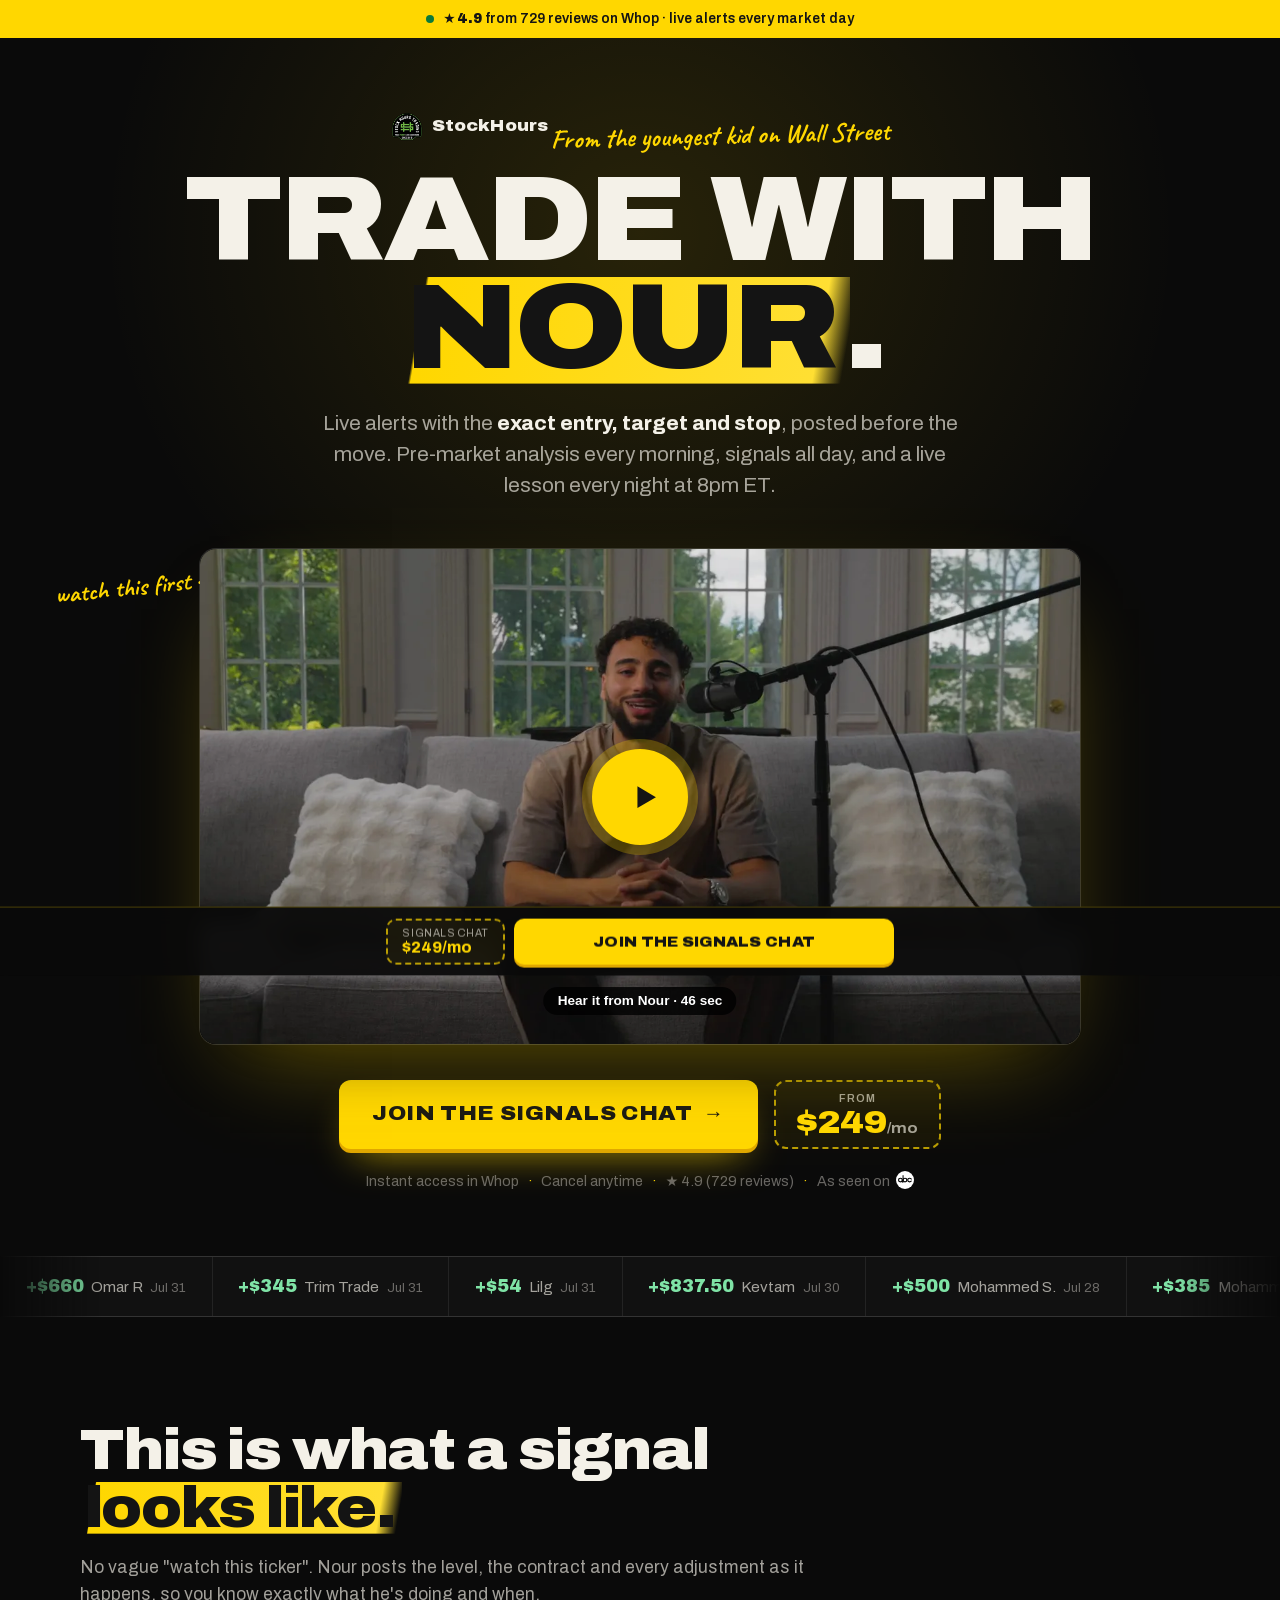
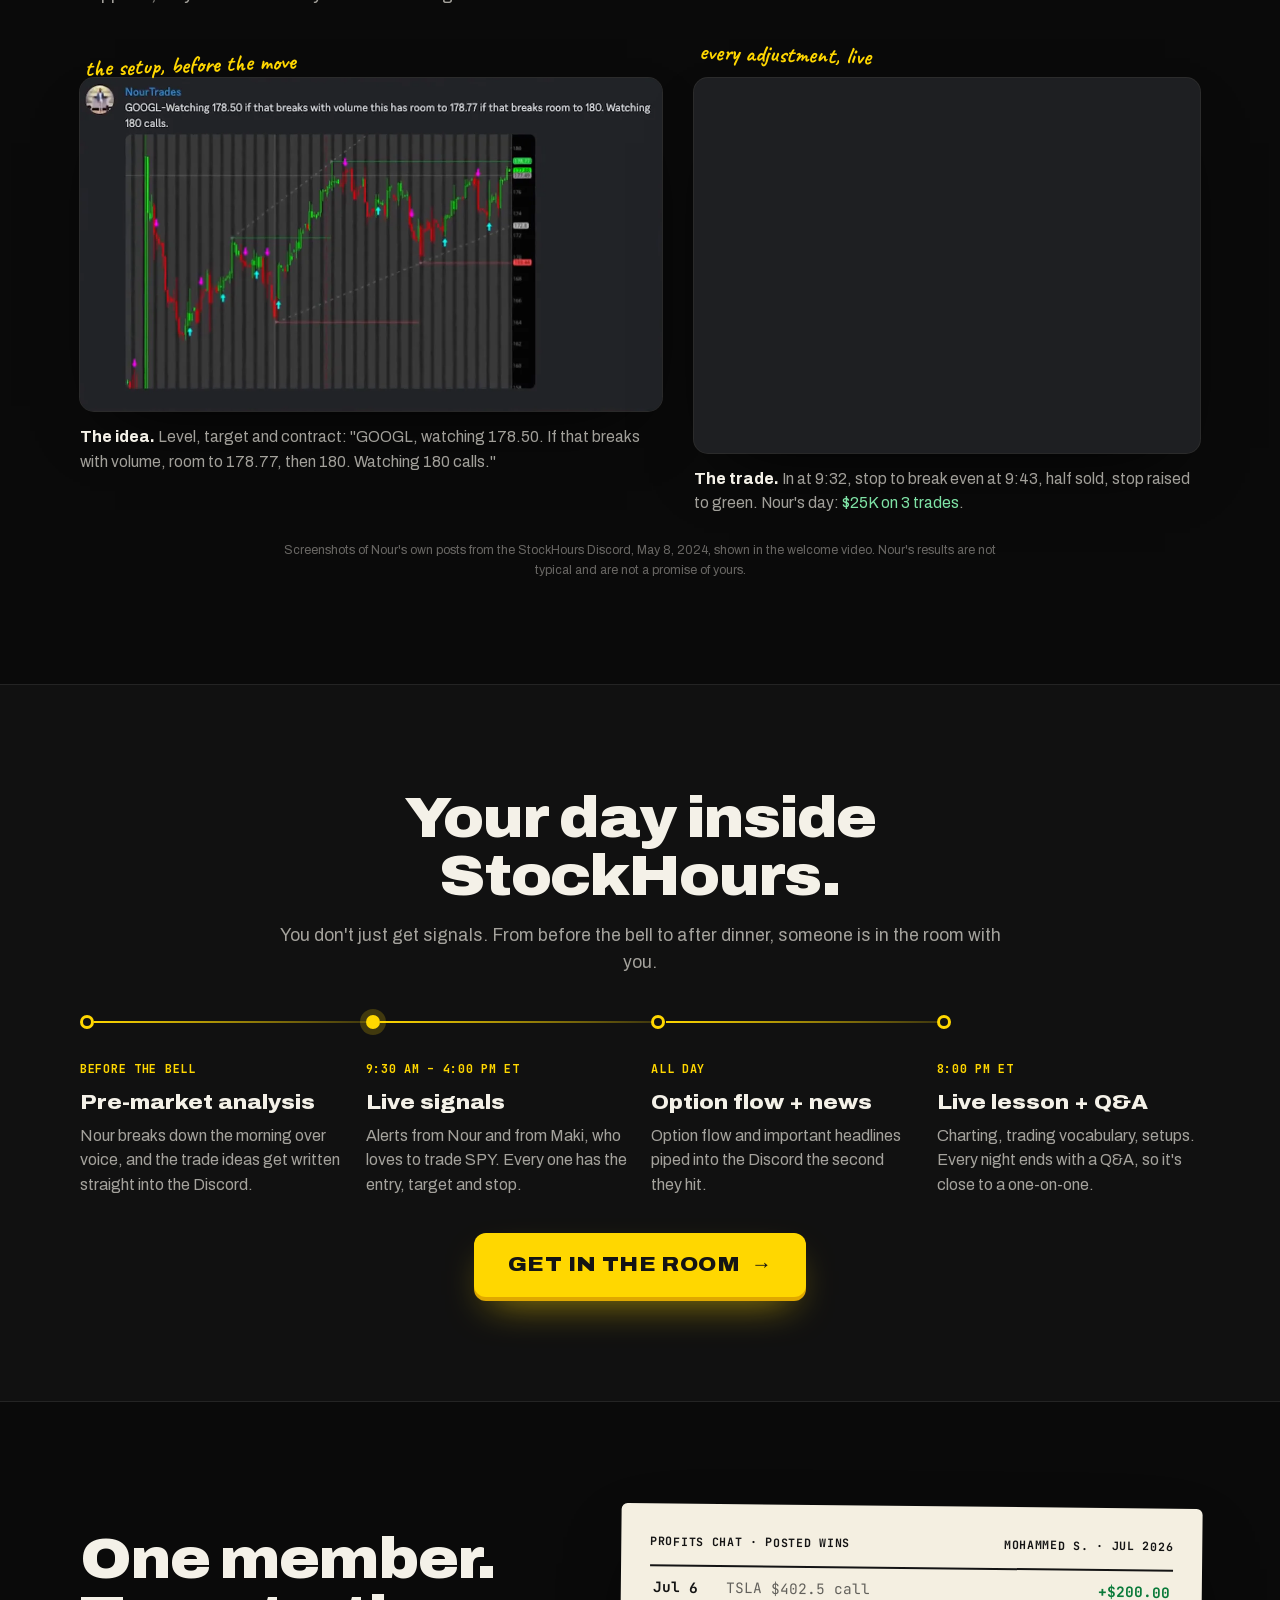
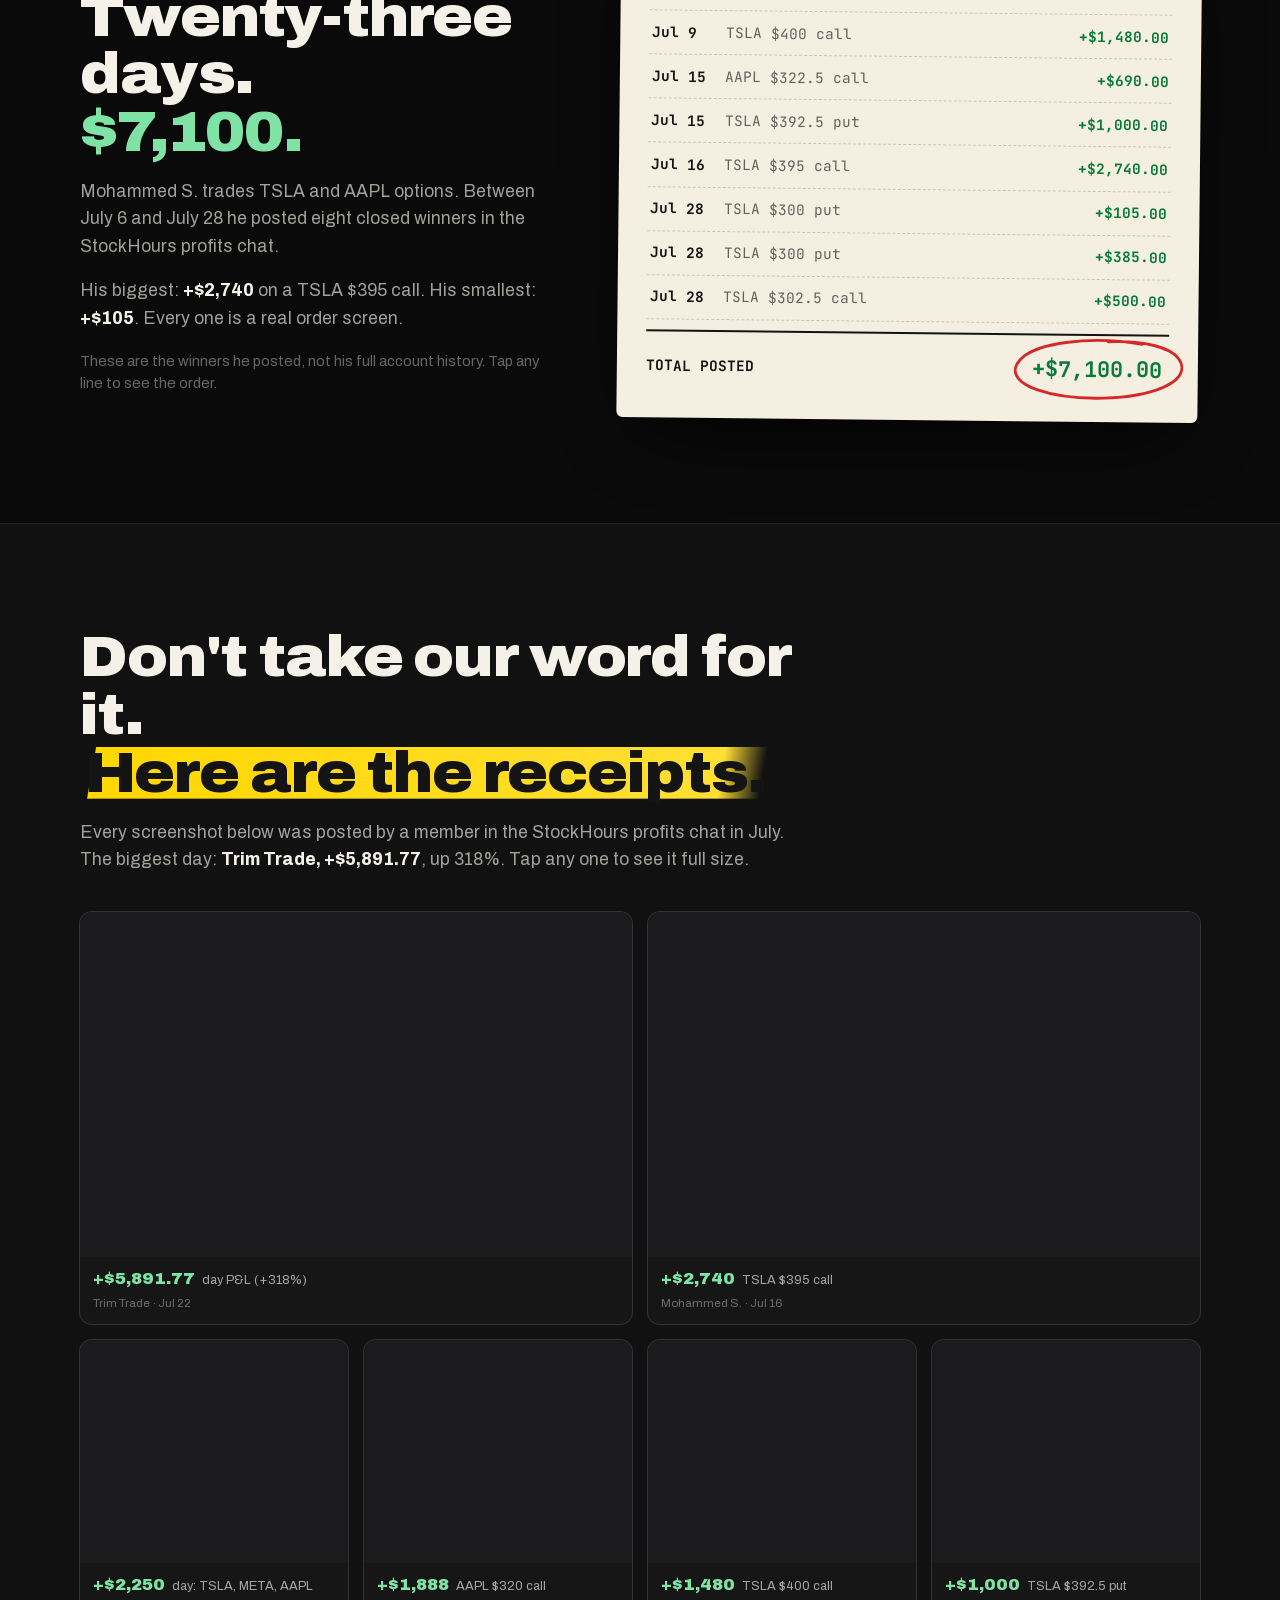
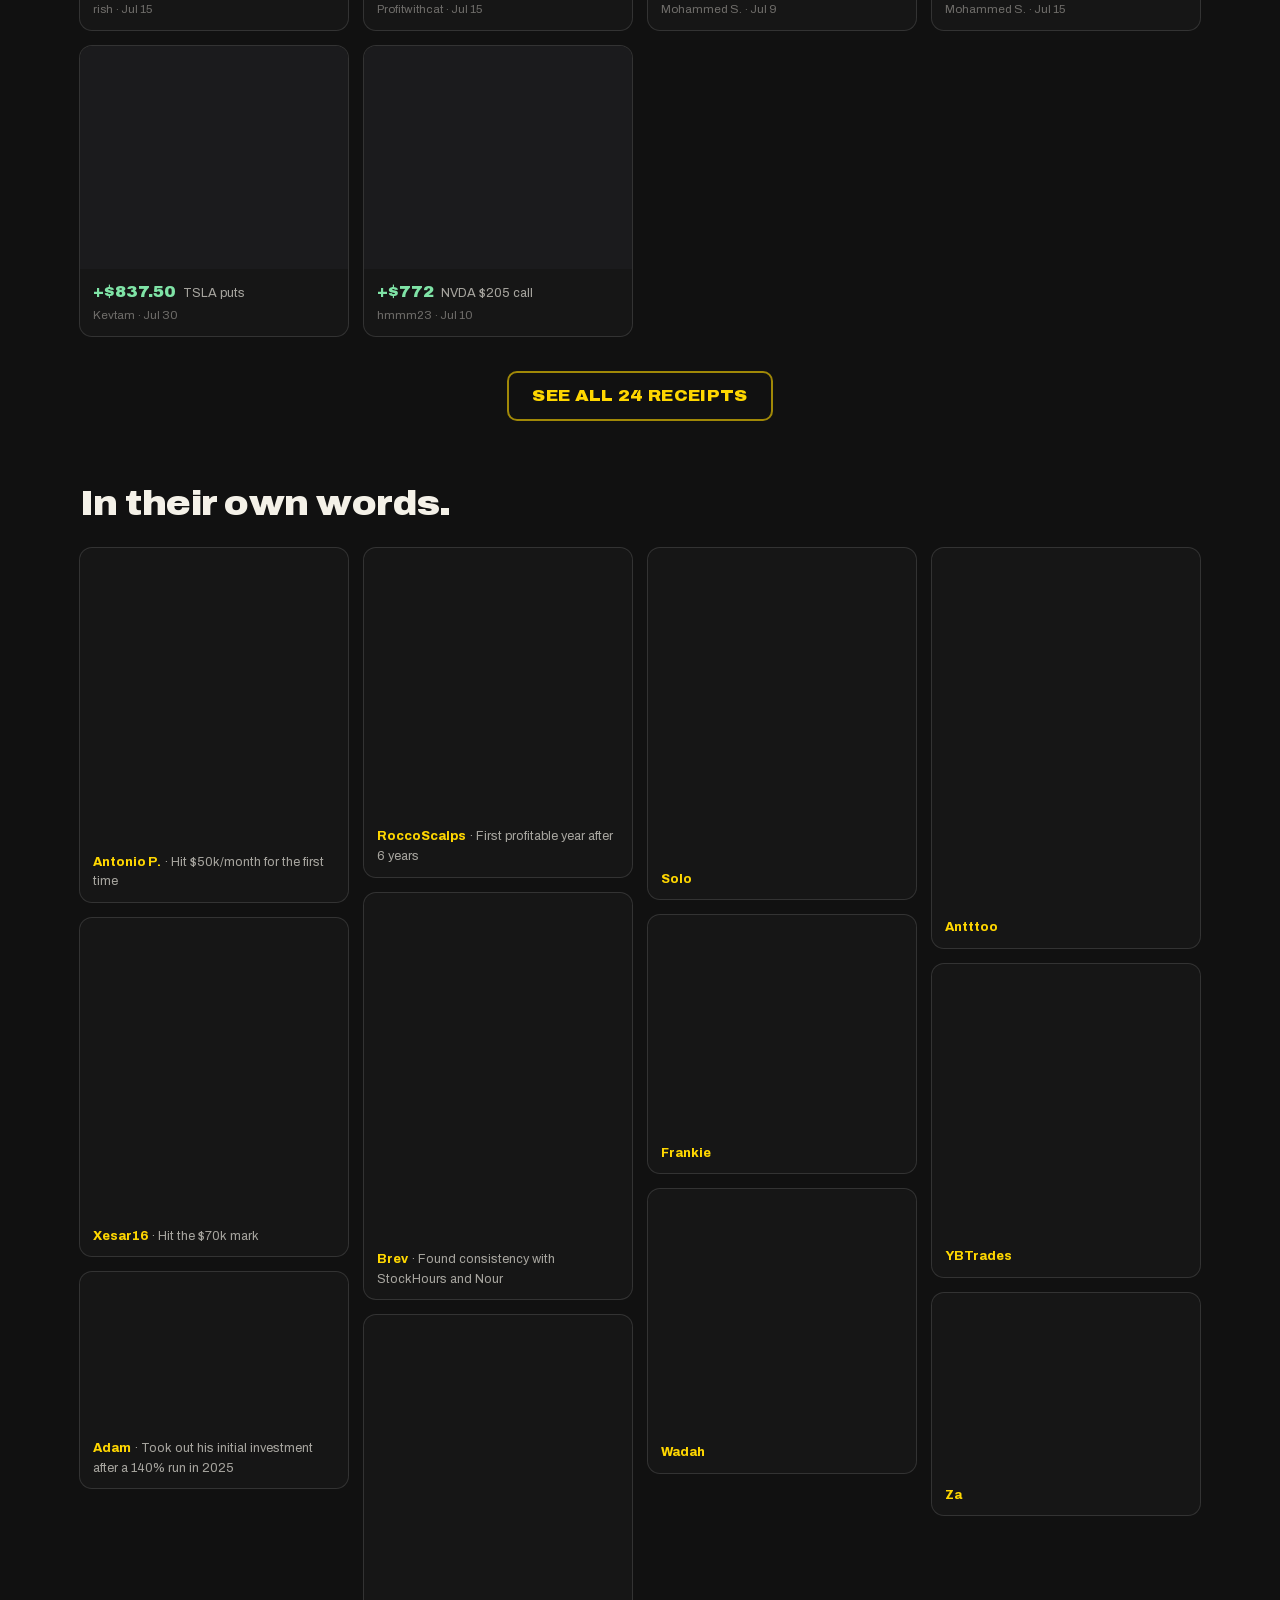
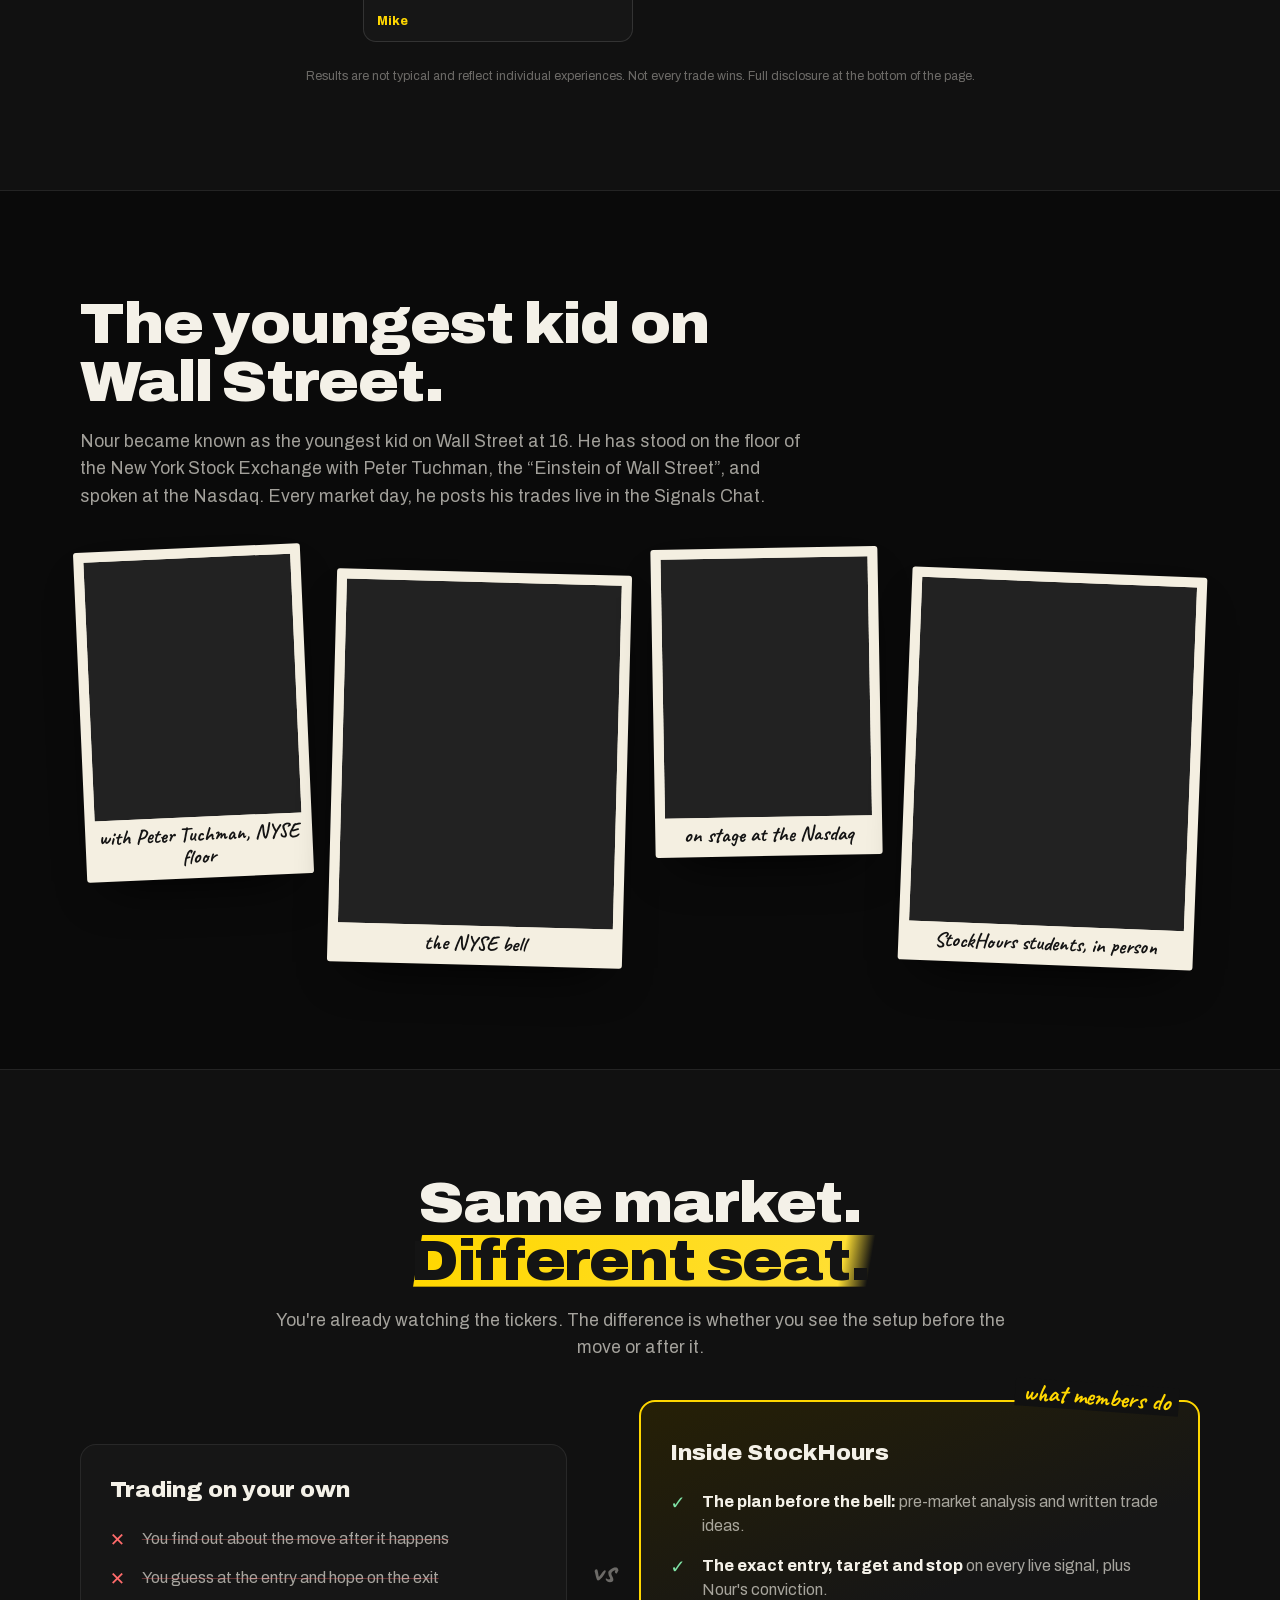
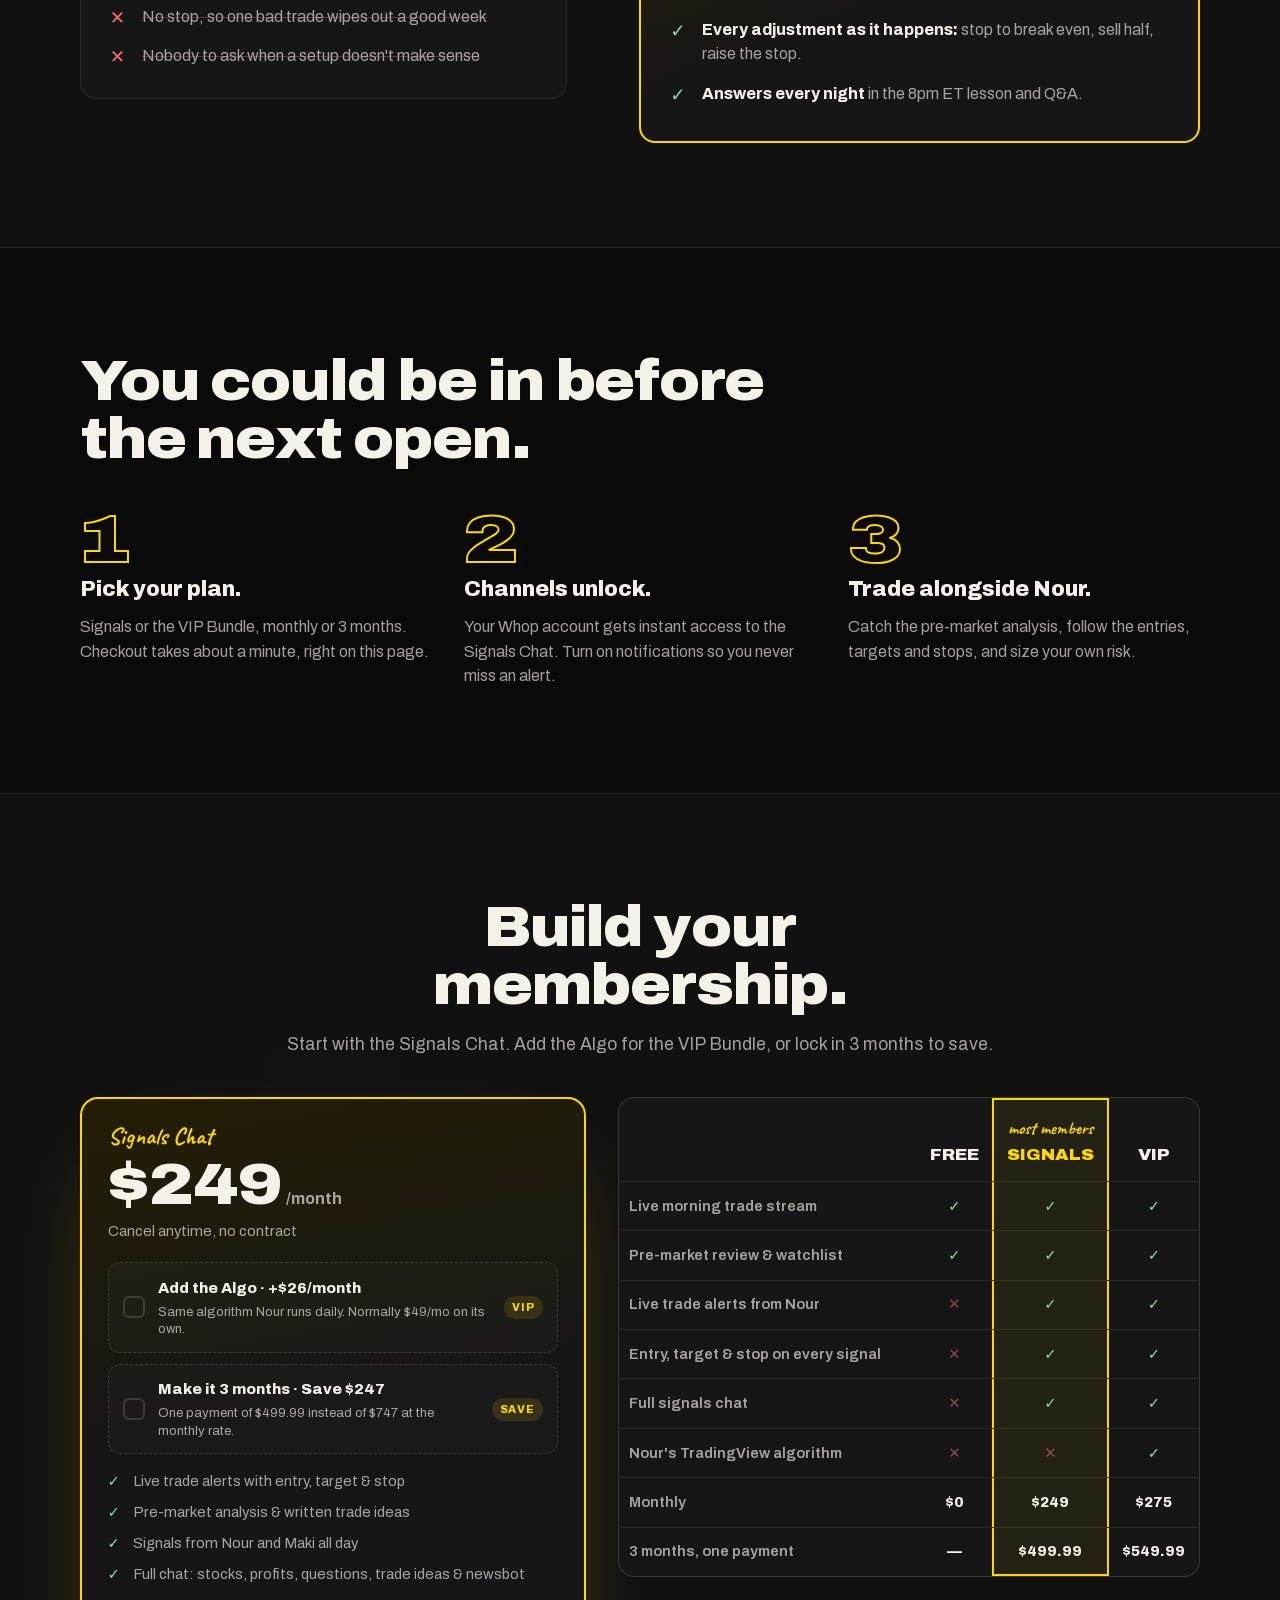
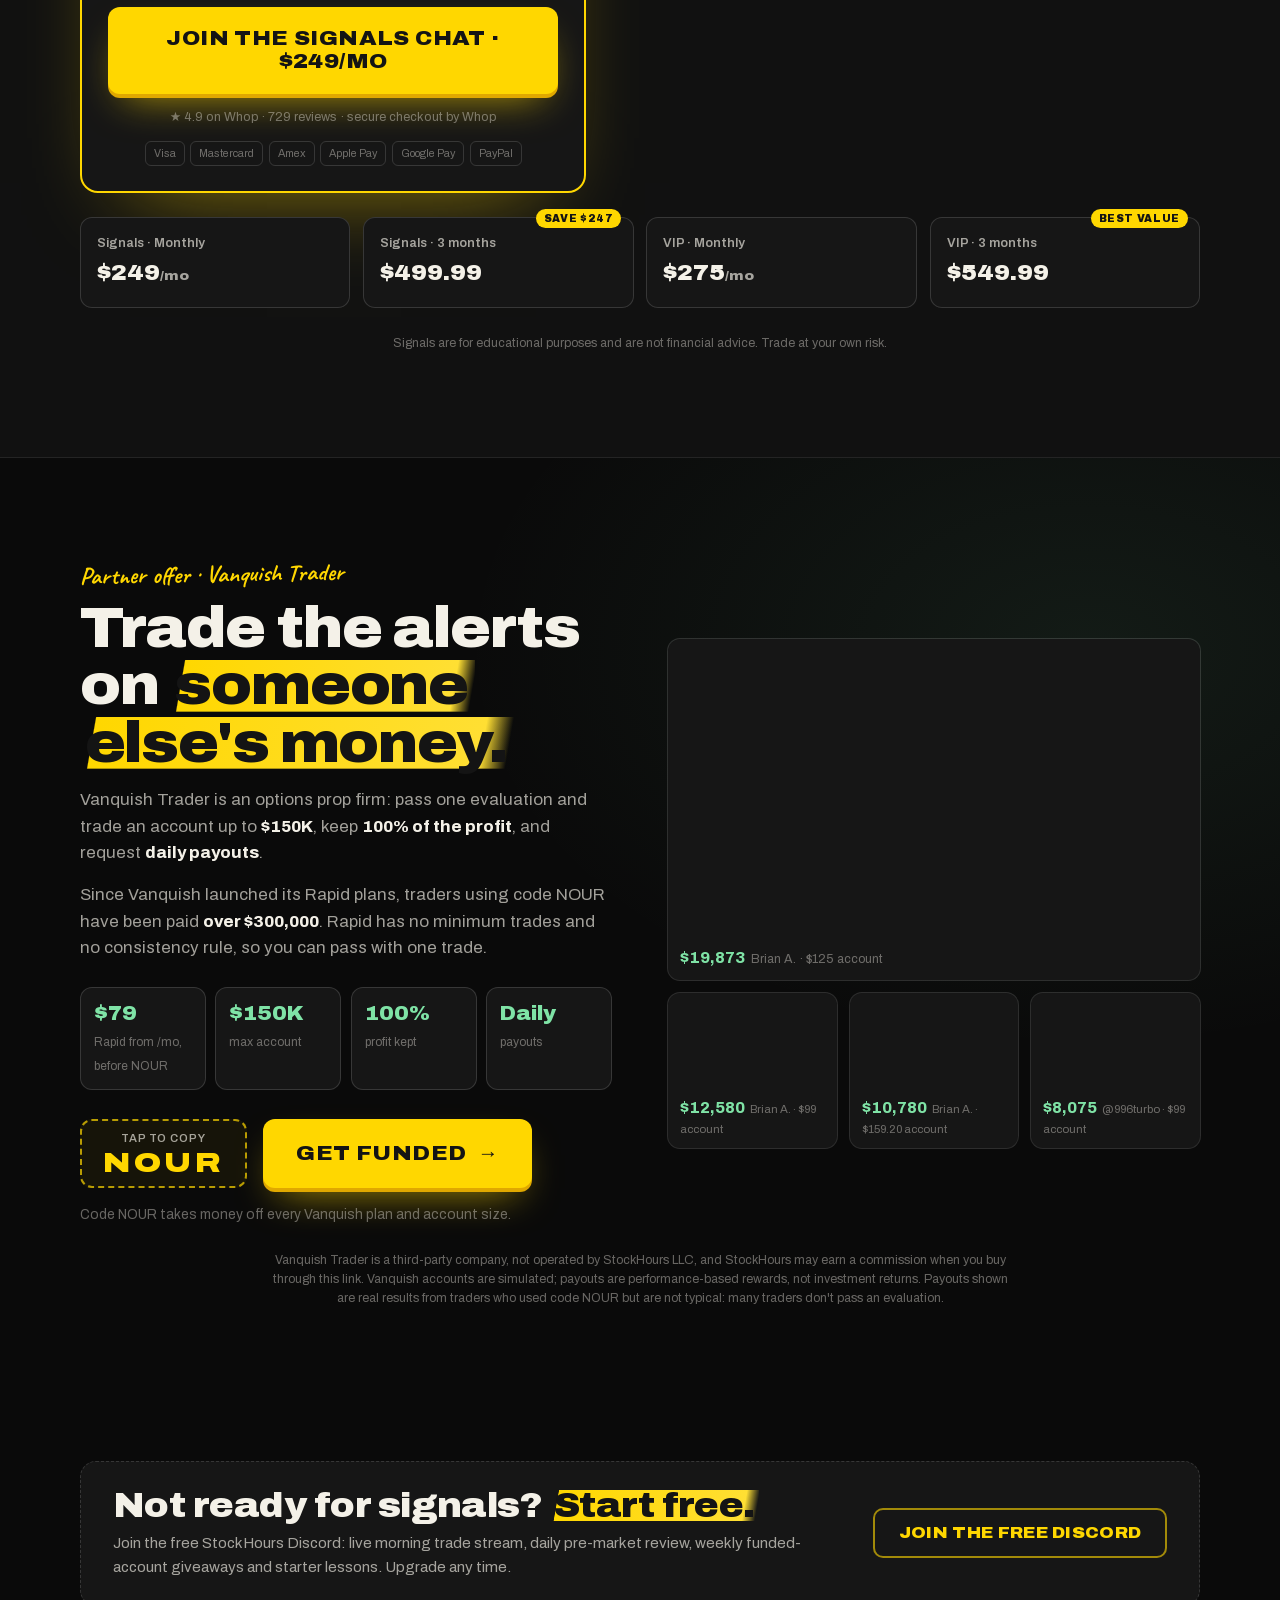
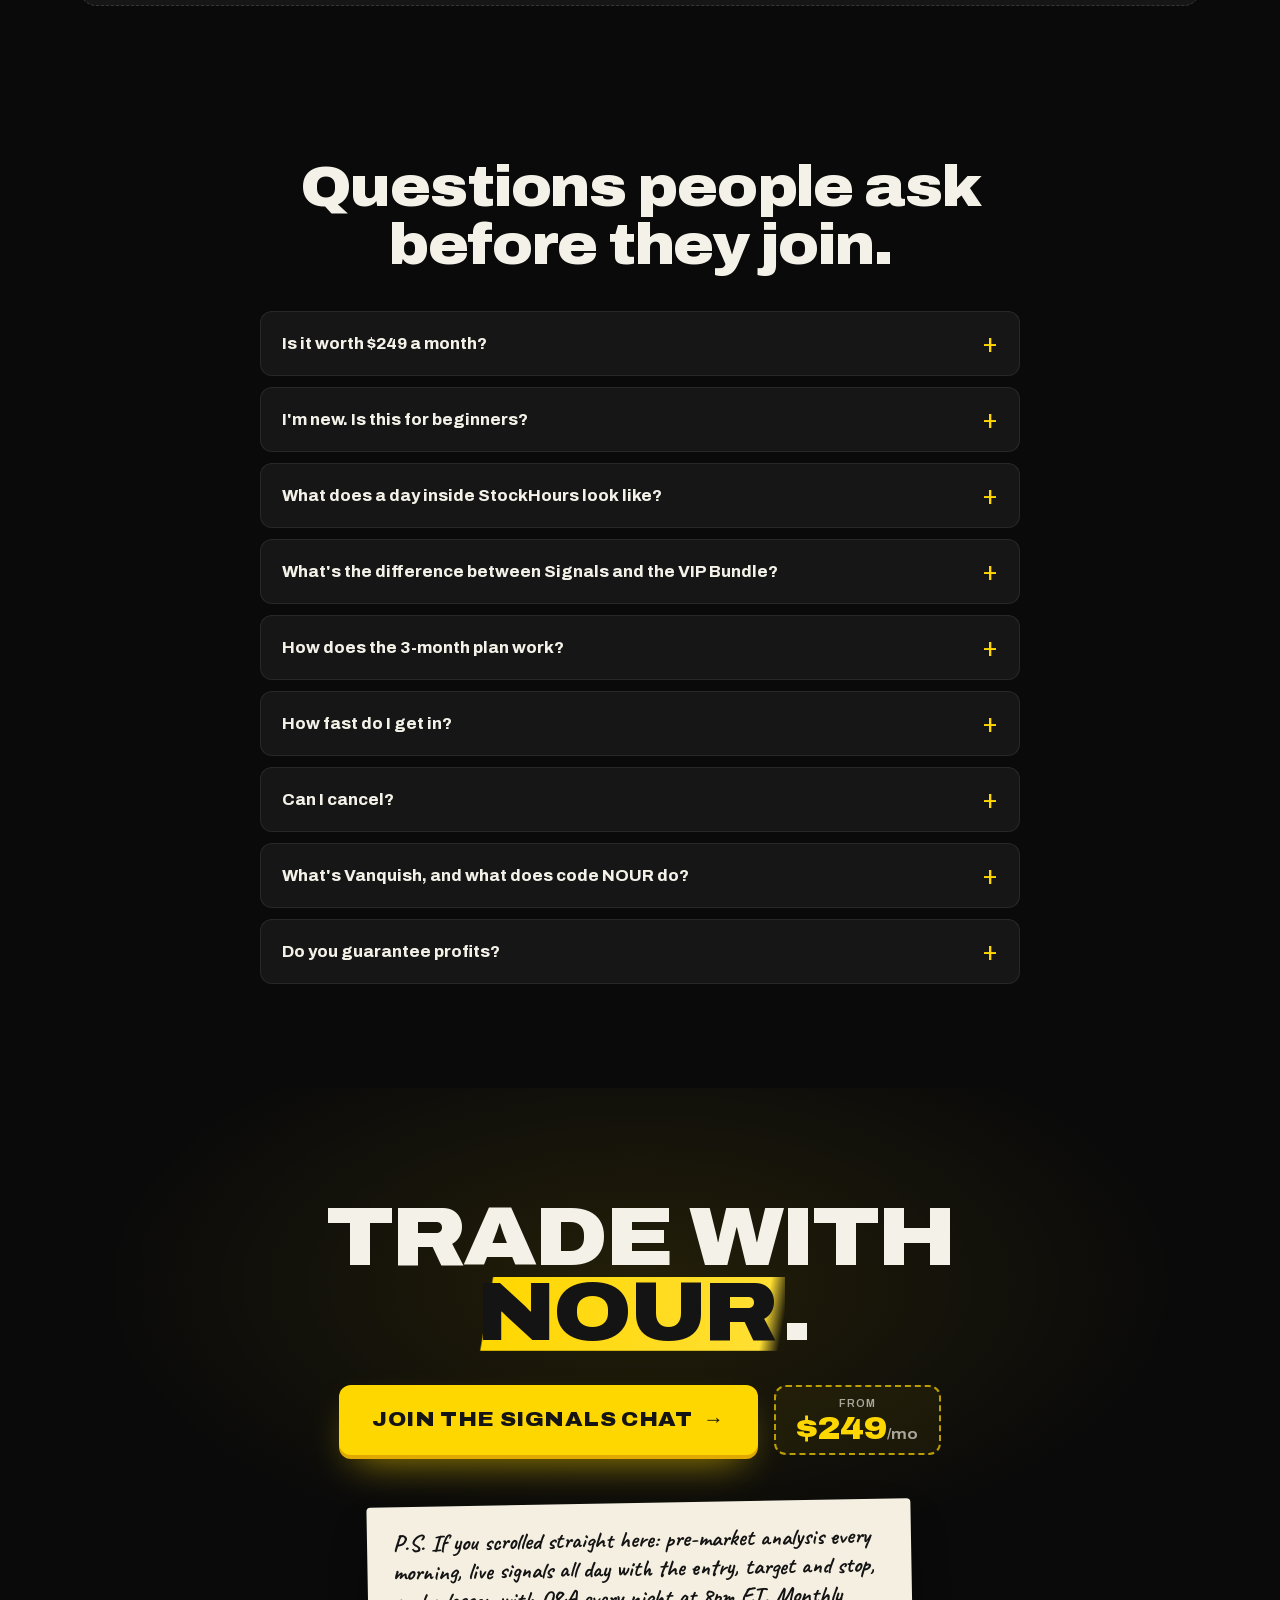
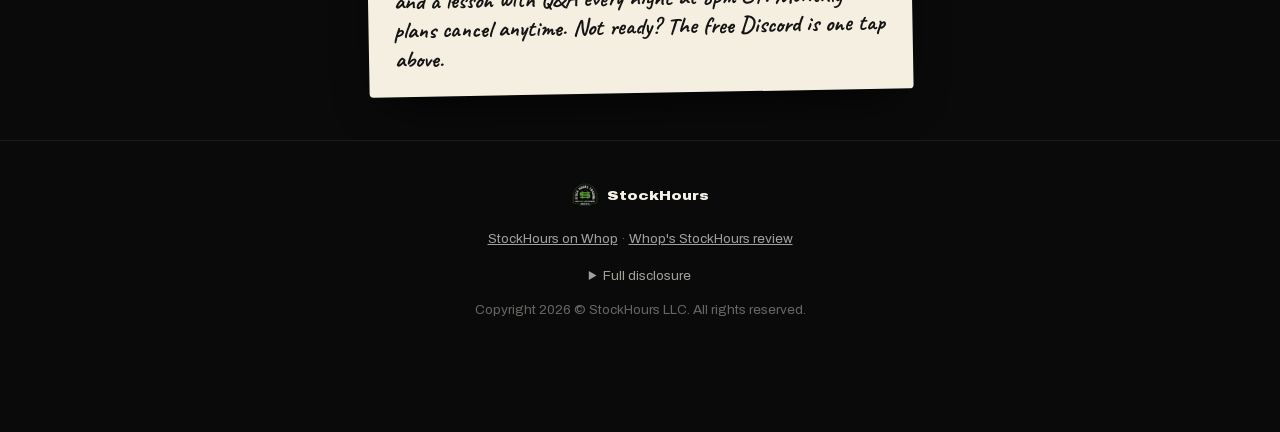
<file: index.html>
<!doctype html>
<html lang="en">
  <head>
    <meta charset="utf-8" />
    <meta name="viewport" content="width=device-width, initial-scale=1, viewport-fit=cover" />
    <title>StockHours: Trade Alongside Nour</title>
    <meta name="description" content="Live trade alerts from Nour with the exact entry, target and stop. Pre-market analysis every morning, live signals all day, a lesson every night at 8pm ET. Signals Chat from $249/mo." />
    <meta name="theme-color" content="#0a0a0a" />
    <meta property="og:type" content="website" />
    <meta property="og:title" content="Trade with Nour · StockHours" />
    <meta property="og:description" content="Live alerts with the exact entry, target and stop. 4.9★ from 729 reviews on Whop." />
    <meta property="og:image" content="/assets/img/og.jpg" />
    <meta name="twitter:card" content="summary_large_image" />
    <link rel="icon" href="/favicon.png" type="image/png" />
    <link rel="preload" href="/assets/fonts/archivo-latin.woff2" as="font" type="font/woff2" crossorigin />
    <link rel="preload" href="/assets/fonts/caveat-latin.woff2" as="font" type="font/woff2" crossorigin />
    <link rel="preload" href="/assets/img/vsl-poster.webp" as="image" />
    <link rel="stylesheet" href="/assets/styles.css" />

    <!-- Meta Pixel + Google Ads (same IDs as the current nourtrades.com) -->
    <script>
      !function(f,b,e,v,n,t,s){if(f.fbq)return;n=f.fbq=function(){n.callMethod?n.callMethod.apply(n,arguments):n.queue.push(arguments)};if(!f._fbq)f._fbq=n;n.push=n;n.loaded=!0;n.version='2.0';n.queue=[];t=b.createElement(e);t.async=!0;t.src=v;s=b.getElementsByTagName(e)[0];s.parentNode.insertBefore(t,s)}(window,document,'script','https://connect.facebook.net/en_US/fbevents.js');
      fbq('init', '881783226132391');
      fbq('track', 'PageView');
      window.dataLayer = window.dataLayer || [];
      function gtag(){dataLayer.push(arguments);}
      gtag('js', new Date());
      gtag('config', 'AW-226885992');
    </script>
    <script async src="https://www.googletagmanager.com/gtag/js?id=AW-226885992"></script>
  </head>
  <body>
    <noscript><img height="1" width="1" style="display:none" alt="" src="https://www.facebook.com/tr?id=881783226132391&ev=PageView&noscript=1" /></noscript>

    <a class="topbar" href="#receipts">
      <span class="topbar__live" aria-hidden="true"></span>
      <span><b>★ 4.9</b> from 729 reviews on Whop<span class="hide-sm"> · live alerts every market day</span></span>
    </a>

    <main id="top">
      <!-- ======================= HERO ======================= -->
      <header class="hero">
        <div class="wrap">
          <div class="brand">
            <img src="/assets/img/logo.webp" alt="" width="34" height="34" />
            <span>StockHours</span>
          </div>
          <p class="kicker">From the youngest kid on Wall Street</p>
          <h1 class="h1">Trade with <span class="mark">Nour</span>.</h1>
          <p class="hero__sub">
            Live alerts with the <strong>exact entry, target and stop</strong>, posted before the move.
            <span class="hide-sm">Pre-market analysis every morning, signals all day, and a live lesson every night at 8pm ET.</span>
          </p>

          <div class="video-wrap">
            <span class="note note--video" aria-hidden="true">watch this first
              <svg viewBox="0 0 60 50" class="note__arrow"><path d="M6 6c18 2 34 12 40 34m0 0-9-7m9 7 4-11" /></svg>
            </span>
            <div class="video" data-src="/assets/video/vsl.mp4" data-poster="/assets/img/vsl-poster.webp" data-title="Welcome to StockHours, from Nour">
              <button type="button" class="video__play" aria-label="Play video: Welcome to StockHours, from Nour (46 seconds)">
                <img src="/assets/img/vsl-poster.webp" width="1280" height="720" alt="" fetchpriority="high" />
                <span class="video__btn" aria-hidden="true"><svg viewBox="0 0 24 24"><path d="M8 5.5v13l11-6.5z" /></svg></span>
                <span class="video__label">Hear it from Nour · 46 sec</span>
              </button>
            </div>
          </div>

          <div class="cta-row">
            <a class="btn btn--xl" href="#join" id="hero-cta">Join the Signals Chat <span class="btn__arrow" aria-hidden="true">→</span></a>
            <a class="pricetag" href="#join">
              <span class="pricetag__label">from</span>
              <span class="pricetag__value">$249<small>/mo</small></span>
            </a>
          </div>
          <p class="facts">Instant access in Whop <i>·</i> Cancel anytime <i>·</i> ★ 4.9 (729 reviews) <i>·</i> As seen on <img src="/assets/img/abc-logo.svg" alt="ABC" width="18" height="18" /></p>
        </div>
      </header>

      <!-- ======================= TICKER ======================= -->
      <div class="ticker" aria-label="Wins members posted in the StockHours profits chat">
        <div class="ticker__track">
          <span class="tick"><b>+$660</b> Omar R <i>Jul 31</i></span>
          <span class="tick"><b>+$345</b> Trim Trade <i>Jul 31</i></span>
          <span class="tick"><b>+$54</b> Lilg <i>Jul 31</i></span>
          <span class="tick"><b>+$837.50</b> Kevtam <i>Jul 30</i></span>
          <span class="tick"><b>+$500</b> Mohammed S. <i>Jul 28</i></span>
          <span class="tick"><b>+$385</b> Mohammed S. <i>Jul 28</i></span>
          <span class="tick"><b>+$105</b> Mohammed S. <i>Jul 28</i></span>
          <span class="tick"><b>+$641.47</b> obey_antz <i>Jul 23</i></span>
          <span class="tick"><b>+$5,891.77</b> Trim Trade <i>Jul 22</i></span>
          <span class="tick"><b>+$2,740</b> Mohammed S. <i>Jul 16</i></span>
          <span class="tick"><b>+$2,250</b> rish <i>Jul 15</i></span>
          <span class="tick"><b>+$1,888</b> Profitwithcat <i>Jul 15</i></span>
          <span class="tick"><b>+$1,000</b> Mohammed S. <i>Jul 15</i></span>
          <span class="tick"><b>+$720</b> hmmm23 <i>Jul 15</i></span>
          <span class="tick"><b>+$690</b> Mohammed S. <i>Jul 15</i></span>
          <span class="tick"><b>+$772</b> hmmm23 <i>Jul 10</i></span>
          <span class="tick"><b>+$1,480</b> Mohammed S. <i>Jul 9</i></span>
          <span class="tick"><b>+$110</b> Andrew Mechan <i>Jul 9</i></span>
          <span class="tick"><b>+$200</b> Mohammed S. <i>Jul 6</i></span>
          <span class="tick" aria-hidden="true"><b>+$660</b> Omar R <i>Jul 31</i></span>
          <span class="tick" aria-hidden="true"><b>+$345</b> Trim Trade <i>Jul 31</i></span>
          <span class="tick" aria-hidden="true"><b>+$54</b> Lilg <i>Jul 31</i></span>
          <span class="tick" aria-hidden="true"><b>+$837.50</b> Kevtam <i>Jul 30</i></span>
          <span class="tick" aria-hidden="true"><b>+$500</b> Mohammed S. <i>Jul 28</i></span>
          <span class="tick" aria-hidden="true"><b>+$385</b> Mohammed S. <i>Jul 28</i></span>
          <span class="tick" aria-hidden="true"><b>+$105</b> Mohammed S. <i>Jul 28</i></span>
          <span class="tick" aria-hidden="true"><b>+$641.47</b> obey_antz <i>Jul 23</i></span>
          <span class="tick" aria-hidden="true"><b>+$5,891.77</b> Trim Trade <i>Jul 22</i></span>
          <span class="tick" aria-hidden="true"><b>+$2,740</b> Mohammed S. <i>Jul 16</i></span>
          <span class="tick" aria-hidden="true"><b>+$2,250</b> rish <i>Jul 15</i></span>
          <span class="tick" aria-hidden="true"><b>+$1,888</b> Profitwithcat <i>Jul 15</i></span>
          <span class="tick" aria-hidden="true"><b>+$1,000</b> Mohammed S. <i>Jul 15</i></span>
          <span class="tick" aria-hidden="true"><b>+$720</b> hmmm23 <i>Jul 15</i></span>
          <span class="tick" aria-hidden="true"><b>+$690</b> Mohammed S. <i>Jul 15</i></span>
          <span class="tick" aria-hidden="true"><b>+$772</b> hmmm23 <i>Jul 10</i></span>
          <span class="tick" aria-hidden="true"><b>+$1,480</b> Mohammed S. <i>Jul 9</i></span>
          <span class="tick" aria-hidden="true"><b>+$110</b> Andrew Mechan <i>Jul 9</i></span>
          <span class="tick" aria-hidden="true"><b>+$200</b> Mohammed S. <i>Jul 6</i></span>
        </div>
      </div>

      <!-- ======================= SIGNALS ======================= -->
      <section class="block" id="signals">
        <div class="wrap">
          <div class="head">
            <h2 class="h2">This is what a signal <span class="mark">looks like.</span></h2>
            <p>No vague "watch this ticker". Nour posts the level, the contract and every adjustment as it happens, so you know exactly what he's doing and when.</p>
          </div>
          <div class="sigs">
            <figure class="sig">
              <span class="note note--sig1" aria-hidden="true">the setup, before the move</span>
              <button type="button" class="sig__shot" data-full="/assets/img/signals/googl-callout.webp" data-caption="Nour's GOOGL callout: the level, the target and the contract to watch">
                <img src="/assets/img/signals/googl-callout.webp" alt="Nour in Discord: GOOGL, watching 178.50; if that breaks with volume there's room to 178.77, then 180. Watching 180 calls. Chart attached." width="1100" height="629" loading="lazy" decoding="async" />
              </button>
              <figcaption><b>The idea.</b> Level, target and contract: "GOOGL, watching 178.50. If that breaks with volume, room to 178.77, then 180. Watching 180 calls."</figcaption>
            </figure>
            <figure class="sig">
              <span class="note note--sig2" aria-hidden="true">every adjustment, live</span>
              <button type="button" class="sig__shot" data-full="/assets/img/signals/alerts-tsla-meta.webp" data-caption="Nour's alerts on May 8, 2024: in, out, stop to break even, sold half, stop to green">
                <img src="/assets/img/signals/alerts-tsla-meta.webp" alt="Nour in Discord, May 8 2024: 9:32 AM buying 170 puts TSLA, sold, buying 475 calls META. 9:43 AM stop loss break even, sold half, highering stop to green. 10:46 AM $25K, 3 trades." width="900" height="666" loading="lazy" decoding="async" />
              </button>
              <figcaption><b>The trade.</b> In at 9:32, stop to break even at 9:43, half sold, stop raised to green. Nour's day: <span class="money">$25K on 3 trades</span>.</figcaption>
            </figure>
          </div>
          <p class="fine">Screenshots of Nour's own posts from the StockHours Discord, May 8, 2024, shown in the welcome video. Nour's results are not typical and are not a promise of yours.</p>
        </div>
      </section>

      <!-- ======================= DAY ======================= -->
      <section class="block block--alt" id="day">
        <div class="wrap">
          <div class="head head--center">
            <h2 class="h2">Your day inside StockHours.</h2>
            <p>You don't just get signals. From before the bell to after dinner, someone is in the room with you.</p>
          </div>
          <ol class="day">
            <li class="day__stop">
              <span class="day__time">Before the bell</span>
              <h3>Pre-market analysis</h3>
              <p>Nour breaks down the morning over voice, and the trade ideas get written straight into the Discord.</p>
            </li>
            <li class="day__stop day__stop--hot">
              <span class="day__time">9:30 AM – 4:00 PM ET</span>
              <h3>Live signals</h3>
              <p>Alerts from Nour and from Maki, who loves to trade SPY. Every one has the entry, target and stop.</p>
            </li>
            <li class="day__stop">
              <span class="day__time">All day</span>
              <h3>Option flow + news</h3>
              <p>Option flow and important headlines piped into the Discord the second they hit.</p>
            </li>
            <li class="day__stop">
              <span class="day__time">8:00 PM ET</span>
              <h3>Live lesson + Q&amp;A</h3>
              <p>Charting, trading vocabulary, setups. Every night ends with a Q&amp;A, so it's close to a one-on-one.</p>
            </li>
          </ol>
          <div class="center">
            <a class="btn btn--xl" href="#join">Get in the room <span class="btn__arrow" aria-hidden="true">→</span></a>
          </div>
        </div>
      </section>

      <!-- ======================= STATEMENT ======================= -->
      <section class="block" id="story">
        <div class="wrap split">
          <div class="split__copy">
            <h2 class="h2">One member.<br />Twenty-three days.<br /><span class="money">$7,100.</span></h2>
            <p>Mohammed S. trades TSLA and AAPL options. Between July 6 and July 28 he posted eight closed winners in the StockHours profits chat.</p>
            <p>His biggest: <strong>+$2,740</strong> on a TSLA $395 call. His smallest: <strong>+$105</strong>. Every one is a real order screen.</p>
            <p class="muted">These are the winners he posted, not his full account history. Tap any line to see the order.</p>
          </div>
          <div class="statement">
            <div class="statement__head">
              <span>Profits chat · posted wins</span>
              <span>Mohammed S. · Jul 2026</span>
            </div>
            <ol class="statement__rows">
              <li><button type="button" data-full="/assets/img/wall/328.webp" data-caption="Mohammed S. · +$200 TSLA $402.5 call · Jul 6">
                <span class="row__date">Jul 6</span><span class="row__desc">TSLA $402.5 call</span><span class="row__amt">+$200.00</span>
              </button></li>
              <li><button type="button" data-full="/assets/img/wall/306.webp" data-caption="Mohammed S. · +$1,480 TSLA $400 call · Jul 9">
                <span class="row__date">Jul 9</span><span class="row__desc">TSLA $400 call</span><span class="row__amt">+$1,480.00</span>
              </button></li>
              <li><button type="button" data-full="/assets/img/wall/211.webp" data-caption="Mohammed S. · +$690 AAPL $322.5 call · Jul 15">
                <span class="row__date">Jul 15</span><span class="row__desc">AAPL $322.5 call</span><span class="row__amt">+$690.00</span>
              </button></li>
              <li><button type="button" data-full="/assets/img/wall/208.webp" data-caption="Mohammed S. · +$1,000 TSLA $392.5 put · Jul 15">
                <span class="row__date">Jul 15</span><span class="row__desc">TSLA $392.5 put</span><span class="row__amt">+$1,000.00</span>
              </button></li>
              <li><button type="button" data-full="/assets/img/wall/195.webp" data-caption="Mohammed S. · +$2,740 TSLA $395 call · Jul 16">
                <span class="row__date">Jul 16</span><span class="row__desc">TSLA $395 call</span><span class="row__amt">+$2,740.00</span>
              </button></li>
              <li><button type="button" data-full="/assets/img/wall/68.webp" data-caption="Mohammed S. · +$105 TSLA $300 put · Jul 28">
                <span class="row__date">Jul 28</span><span class="row__desc">TSLA $300 put</span><span class="row__amt">+$105.00</span>
              </button></li>
              <li><button type="button" data-full="/assets/img/wall/70.webp" data-caption="Mohammed S. · +$385 TSLA $300 put · Jul 28">
                <span class="row__date">Jul 28</span><span class="row__desc">TSLA $300 put</span><span class="row__amt">+$385.00</span>
              </button></li>
              <li><button type="button" data-full="/assets/img/wall/73.webp" data-caption="Mohammed S. · +$500 TSLA $302.5 call · Jul 28">
                <span class="row__date">Jul 28</span><span class="row__desc">TSLA $302.5 call</span><span class="row__amt">+$500.00</span>
              </button></li>
            </ol>
            <div class="statement__total">
              <span>Total posted</span>
              <span class="statement__sum">
                +$7,100.00
                <svg class="circle" viewBox="0 0 200 70" aria-hidden="true" preserveAspectRatio="none"><path d="M150 8C96 0 24 6 10 30c-12 22 40 36 98 34 52-2 92-16 86-36C188 10 148 4 112 6" /></svg>
              </span>
            </div>
          </div>
        </div>
      </section>

      <!-- ======================= RECEIPTS ======================= -->
      <section class="block block--alt" id="receipts">
        <div class="wrap">
          <div class="head">
            <h2 class="h2">Don't take our word for it.<br /><span class="mark">Here are the receipts.</span></h2>
            <p>Every screenshot below was posted by a member in the StockHours profits chat in July. The biggest day: <strong>Trim Trade, +$5,891.77</strong>, up 318%. Tap any one to see it full size.</p>
          </div>
          <ul class="receipts">
            <li><button type="button" class="receipt" data-full="/assets/img/wall/149.webp" data-caption="Trim Trade · +$5,891.77 day P&amp;L (+318%) · Jul 22">
              <img src="/assets/img/wall/149.webp" alt="Trim Trade posted +$5,891.77 (day P&amp;L (+318%)) in the StockHours profits chat, Jul 22" width="667" height="557" loading="lazy" decoding="async" />
              <span class="receipt__cap"><b>+$5,891.77</b> <span>day P&amp;L (+318%)</span> <i>Trim Trade · Jul 22</i></span>
            </button></li>
            <li><button type="button" class="receipt" data-full="/assets/img/wall/195.webp" data-caption="Mohammed S. · +$2,740 TSLA $395 call · Jul 16">
              <img src="/assets/img/wall/195.webp" alt="Mohammed S. posted +$2,740 (TSLA $395 call) in the StockHours profits chat, Jul 16" width="720" height="604" loading="lazy" decoding="async" />
              <span class="receipt__cap"><b>+$2,740</b> <span>TSLA $395 call</span> <i>Mohammed S. · Jul 16</i></span>
            </button></li>
            <li><button type="button" class="receipt" data-full="/assets/img/wall/214.webp" data-caption="rish · +$2,250 day: TSLA, META, AAPL · Jul 15">
              <img src="/assets/img/wall/214.webp" alt="rish posted +$2,250 (day: TSLA, META, AAPL) in the StockHours profits chat, Jul 15" width="677" height="640" loading="lazy" decoding="async" />
              <span class="receipt__cap"><b>+$2,250</b> <span>day: TSLA, META, AAPL</span> <i>rish · Jul 15</i></span>
            </button></li>
            <li><button type="button" class="receipt" data-full="/assets/img/wall/218.webp" data-caption="Profitwithcat · +$1,888 AAPL $320 call · Jul 15">
              <img src="/assets/img/wall/218.webp" alt="Profitwithcat posted +$1,888 (AAPL $320 call) in the StockHours profits chat, Jul 15" width="720" height="521" loading="lazy" decoding="async" />
              <span class="receipt__cap"><b>+$1,888</b> <span>AAPL $320 call</span> <i>Profitwithcat · Jul 15</i></span>
            </button></li>
            <li><button type="button" class="receipt" data-full="/assets/img/wall/306.webp" data-caption="Mohammed S. · +$1,480 TSLA $400 call · Jul 9">
              <img src="/assets/img/wall/306.webp" alt="Mohammed S. posted +$1,480 (TSLA $400 call) in the StockHours profits chat, Jul 9" width="720" height="588" loading="lazy" decoding="async" />
              <span class="receipt__cap"><b>+$1,480</b> <span>TSLA $400 call</span> <i>Mohammed S. · Jul 9</i></span>
            </button></li>
            <li><button type="button" class="receipt" data-full="/assets/img/wall/208.webp" data-caption="Mohammed S. · +$1,000 TSLA $392.5 put · Jul 15">
              <img src="/assets/img/wall/208.webp" alt="Mohammed S. posted +$1,000 (TSLA $392.5 put) in the StockHours profits chat, Jul 15" width="720" height="606" loading="lazy" decoding="async" />
              <span class="receipt__cap"><b>+$1,000</b> <span>TSLA $392.5 put</span> <i>Mohammed S. · Jul 15</i></span>
            </button></li>
            <li><button type="button" class="receipt" data-full="/assets/img/wall/33.webp" data-caption="Kevtam · +$837.50 TSLA puts · Jul 30">
              <img src="/assets/img/wall/33.webp" alt="Kevtam posted +$837.50 (TSLA puts) in the StockHours profits chat, Jul 30" width="720" height="562" loading="lazy" decoding="async" />
              <span class="receipt__cap"><b>+$837.50</b> <span>TSLA puts</span> <i>Kevtam · Jul 30</i></span>
            </button></li>
            <li><button type="button" class="receipt" data-full="/assets/img/wall/287.webp" data-caption="hmmm23 · +$772 NVDA $205 call · Jul 10">
              <img src="/assets/img/wall/287.webp" alt="hmmm23 posted +$772 (NVDA $205 call) in the StockHours profits chat, Jul 10" width="720" height="586" loading="lazy" decoding="async" />
              <span class="receipt__cap"><b>+$772</b> <span>NVDA $205 call</span> <i>hmmm23 · Jul 10</i></span>
            </button></li>
            <li data-extra hidden><button type="button" class="receipt" data-full="/assets/img/wall/236.webp" data-caption="hmmm23 · +$720 TSLA $402.5 call · Jul 15">
              <img src="/assets/img/wall/236.webp" alt="hmmm23 posted +$720 (TSLA $402.5 call) in the StockHours profits chat, Jul 15" width="720" height="571" loading="lazy" decoding="async" />
              <span class="receipt__cap"><b>+$720</b> <span>TSLA $402.5 call</span> <i>hmmm23 · Jul 15</i></span>
            </button></li>
            <li data-extra hidden><button type="button" class="receipt" data-full="/assets/img/wall/211.webp" data-caption="Mohammed S. · +$690 AAPL $322.5 call · Jul 15">
              <img src="/assets/img/wall/211.webp" alt="Mohammed S. posted +$690 (AAPL $322.5 call) in the StockHours profits chat, Jul 15" width="720" height="614" loading="lazy" decoding="async" />
              <span class="receipt__cap"><b>+$690</b> <span>AAPL $322.5 call</span> <i>Mohammed S. · Jul 15</i></span>
            </button></li>
            <li data-extra hidden><button type="button" class="receipt" data-full="/assets/img/wall/21.webp" data-caption="Omar R · +$660 NVDA, +7.65% day · Jul 31">
              <img src="/assets/img/wall/21.webp" alt="Omar R posted +$660 (NVDA, +7.65% day) in the StockHours profits chat, Jul 31" width="717" height="542" loading="lazy" decoding="async" />
              <span class="receipt__cap"><b>+$660</b> <span>NVDA, +7.65% day</span> <i>Omar R · Jul 31</i></span>
            </button></li>
            <li data-extra hidden><button type="button" class="receipt" data-full="/assets/img/wall/134.webp" data-caption="obey_antz · +$641.47 closed positions · Jul 23">
              <img src="/assets/img/wall/134.webp" alt="obey_antz posted +$641.47 (closed positions) in the StockHours profits chat, Jul 23" width="720" height="520" loading="lazy" decoding="async" />
              <span class="receipt__cap"><b>+$641.47</b> <span>closed positions</span> <i>obey_antz · Jul 23</i></span>
            </button></li>
            <li data-extra hidden><button type="button" class="receipt" data-full="/assets/img/wall/73.webp" data-caption="Mohammed S. · +$500 TSLA $302.5 call · Jul 28">
              <img src="/assets/img/wall/73.webp" alt="Mohammed S. posted +$500 (TSLA $302.5 call) in the StockHours profits chat, Jul 28" width="720" height="594" loading="lazy" decoding="async" />
              <span class="receipt__cap"><b>+$500</b> <span>TSLA $302.5 call</span> <i>Mohammed S. · Jul 28</i></span>
            </button></li>
            <li data-extra hidden><button type="button" class="receipt" data-full="/assets/img/wall/70.webp" data-caption="Mohammed S. · +$385 TSLA $300 put · Jul 28">
              <img src="/assets/img/wall/70.webp" alt="Mohammed S. posted +$385 (TSLA $300 put) in the StockHours profits chat, Jul 28" width="720" height="581" loading="lazy" decoding="async" />
              <span class="receipt__cap"><b>+$385</b> <span>TSLA $300 put</span> <i>Mohammed S. · Jul 28</i></span>
            </button></li>
            <li data-extra hidden><button type="button" class="receipt" data-full="/assets/img/wall/8.webp" data-caption="Trim Trade · +$345 MSFT $460 call · Jul 31">
              <img src="/assets/img/wall/8.webp" alt="Trim Trade posted +$345 (MSFT $460 call) in the StockHours profits chat, Jul 31" width="616" height="580" loading="lazy" decoding="async" />
              <span class="receipt__cap"><b>+$345</b> <span>MSFT $460 call</span> <i>Trim Trade · Jul 31</i></span>
            </button></li>
            <li data-extra hidden><button type="button" class="receipt" data-full="/assets/img/wall/328.webp" data-caption="Mohammed S. · +$200 TSLA $402.5 call · Jul 6">
              <img src="/assets/img/wall/328.webp" alt="Mohammed S. posted +$200 (TSLA $402.5 call) in the StockHours profits chat, Jul 6" width="720" height="595" loading="lazy" decoding="async" />
              <span class="receipt__cap"><b>+$200</b> <span>TSLA $402.5 call</span> <i>Mohammed S. · Jul 6</i></span>
            </button></li>
            <li data-extra hidden><button type="button" class="receipt" data-full="/assets/img/wall/308.webp" data-caption="Andrew Mechan · +$110 NVDA $200 call (+112%) · Jul 9">
              <img src="/assets/img/wall/308.webp" alt="Andrew Mechan posted +$110 (NVDA $200 call (+112%)) in the StockHours profits chat, Jul 9" width="720" height="598" loading="lazy" decoding="async" />
              <span class="receipt__cap"><b>+$110</b> <span>NVDA $200 call (+112%)</span> <i>Andrew Mechan · Jul 9</i></span>
            </button></li>
            <li data-extra hidden><button type="button" class="receipt" data-full="/assets/img/wall/68.webp" data-caption="Mohammed S. · +$105 TSLA $300 put · Jul 28">
              <img src="/assets/img/wall/68.webp" alt="Mohammed S. posted +$105 (TSLA $300 put) in the StockHours profits chat, Jul 28" width="720" height="503" loading="lazy" decoding="async" />
              <span class="receipt__cap"><b>+$105</b> <span>TSLA $300 put</span> <i>Mohammed S. · Jul 28</i></span>
            </button></li>
            <li data-extra hidden><button type="button" class="receipt" data-full="/assets/img/wall/62.webp" data-caption="mohrah0402 · +20.15% day: AAPL, AMD · Jul 29">
              <img src="/assets/img/wall/62.webp" alt="mohrah0402 posted +20.15% (day: AAPL, AMD) in the StockHours profits chat, Jul 29" width="720" height="629" loading="lazy" decoding="async" />
              <span class="receipt__cap"><b>+20.15%</b> <span>day: AAPL, AMD</span> <i>mohrah0402 · Jul 29</i></span>
            </button></li>
            <li data-extra hidden><button type="button" class="receipt" data-full="/assets/img/wall/6.webp" data-caption="mohrah0402 · +16.56% day: NVDA, MSFT · Jul 31">
              <img src="/assets/img/wall/6.webp" alt="mohrah0402 posted +16.56% (day: NVDA, MSFT) in the StockHours profits chat, Jul 31" width="720" height="544" loading="lazy" decoding="async" />
              <span class="receipt__cap"><b>+16.56%</b> <span>day: NVDA, MSFT</span> <i>mohrah0402 · Jul 31</i></span>
            </button></li>
            <li data-extra hidden><button type="button" class="receipt" data-full="/assets/img/wall/100.webp" data-caption="slickwilly2727 · +14.47% day P&amp;L · Jul 27">
              <img src="/assets/img/wall/100.webp" alt="slickwilly2727 posted +14.47% (day P&amp;L) in the StockHours profits chat, Jul 27" width="592" height="582" loading="lazy" decoding="async" />
              <span class="receipt__cap"><b>+14.47%</b> <span>day P&amp;L</span> <i>slickwilly2727 · Jul 27</i></span>
            </button></li>
            <li data-extra hidden><button type="button" class="receipt" data-full="/assets/img/wall/31.webp" data-caption="mohrah0402 · +6.54% day, still green · Jul 30">
              <img src="/assets/img/wall/31.webp" alt="mohrah0402 posted +6.54% (day, still green) in the StockHours profits chat, Jul 30" width="720" height="575" loading="lazy" decoding="async" />
              <span class="receipt__cap"><b>+6.54%</b> <span>day, still green</span> <i>mohrah0402 · Jul 30</i></span>
            </button></li>
            <li data-extra hidden><button type="button" class="receipt" data-full="/assets/img/wall/43.webp" data-caption="Solotrades · +3.59% day, SH4L target hit · Jul 30">
              <img src="/assets/img/wall/43.webp" alt="Solotrades posted +3.59% (day, SH4L target hit) in the StockHours profits chat, Jul 30" width="720" height="575" loading="lazy" decoding="async" />
              <span class="receipt__cap"><b>+3.59%</b> <span>day, SH4L target hit</span> <i>Solotrades · Jul 30</i></span>
            </button></li>
            <li data-extra hidden><button type="button" class="receipt" data-full="/assets/img/wall/26.webp" data-caption="Lilg · +$54 NVDA call · Jul 31">
              <img src="/assets/img/wall/26.webp" alt="Lilg posted +$54 (NVDA call) in the StockHours profits chat, Jul 31" width="720" height="490" loading="lazy" decoding="async" />
              <span class="receipt__cap"><b>+$54</b> <span>NVDA call</span> <i>Lilg · Jul 31</i></span>
            </button></li>
          </ul>
          <div class="center">
            <button type="button" class="btn btn--ghost" data-show-more>See all 24 receipts</button>
          </div>

          <div class="head head--sub">
            <h3 class="h3">In their own words.</h3>
          </div>
          <ul class="quotes">
            <li><button type="button" class="quote" data-full="/assets/img/testimonials/antonio.webp" data-caption="Antonio P. · Hit $50k/month for the first time">
              <img src="/assets/img/testimonials/antonio.webp" alt="Antonio P. · Hit $50k/month for the first time" width="720" height="793" loading="lazy" decoding="async" />
              <span class="quote__cap"><b>Antonio P.</b> · Hit $50k/month for the first time</span>
            </button></li>
            <li><button type="button" class="quote" data-full="/assets/img/testimonials/xesar16.webp" data-caption="Xesar16 · Hit the $70k mark">
              <img src="/assets/img/testimonials/xesar16.webp" alt="Xesar16 · Hit the $70k mark" width="720" height="804" loading="lazy" decoding="async" />
              <span class="quote__cap"><b>Xesar16</b> · Hit the $70k mark</span>
            </button></li>
            <li><button type="button" class="quote" data-full="/assets/img/testimonials/adam.webp" data-caption="Adam · Took out his initial investment after a 140% run in 2025">
              <img src="/assets/img/testimonials/adam.webp" alt="Adam · Took out his initial investment after a 140% run in 2025" width="720" height="423" loading="lazy" decoding="async" />
              <span class="quote__cap"><b>Adam</b> · Took out his initial investment after a 140% run in 2025</span>
            </button></li>
            <li><button type="button" class="quote" data-full="/assets/img/testimonials/roccoscalps.webp" data-caption="RoccoScalps · First profitable year after 6 years">
              <img src="/assets/img/testimonials/roccoscalps.webp" alt="RoccoScalps · First profitable year after 6 years" width="720" height="725" loading="lazy" decoding="async" />
              <span class="quote__cap"><b>RoccoScalps</b> · First profitable year after 6 years</span>
            </button></li>
            <li><button type="button" class="quote" data-full="/assets/img/testimonials/brev.webp" data-caption="Brev · Found consistency with StockHours and Nour">
              <img src="/assets/img/testimonials/brev.webp" alt="Brev · Found consistency with StockHours and Nour" width="720" height="934" loading="lazy" decoding="async" />
              <span class="quote__cap"><b>Brev</b> · Found consistency with StockHours and Nour</span>
            </button></li>
            <li><button type="button" class="quote" data-full="/assets/img/testimonials/mike.webp" data-caption="Mike · StockHours member">
              <img src="/assets/img/testimonials/mike.webp" alt="Mike · StockHours member" width="720" height="772" loading="lazy" decoding="async" />
              <span class="quote__cap"><b>Mike</b></span>
            </button></li>
            <li><button type="button" class="quote" data-full="/assets/img/testimonials/solo.webp" data-caption="Solo · StockHours member">
              <img src="/assets/img/testimonials/solo.webp" alt="Solo · StockHours member" width="720" height="839" loading="lazy" decoding="async" />
              <span class="quote__cap"><b>Solo</b></span>
            </button></li>
            <li><button type="button" class="quote" data-full="/assets/img/testimonials/frankie.webp" data-caption="Frankie · StockHours member">
              <img src="/assets/img/testimonials/frankie.webp" alt="Frankie · StockHours member" width="720" height="589" loading="lazy" decoding="async" />
              <span class="quote__cap"><b>Frankie</b></span>
            </button></li>
            <li><button type="button" class="quote" data-full="/assets/img/testimonials/wadah.webp" data-caption="Wadah · StockHours member">
              <img src="/assets/img/testimonials/wadah.webp" alt="Wadah · StockHours member" width="720" height="656" loading="lazy" decoding="async" />
              <span class="quote__cap"><b>Wadah</b></span>
            </button></li>
            <li><button type="button" class="quote" data-full="/assets/img/testimonials/antttoo.webp" data-caption="Antttoo · StockHours member">
              <img src="/assets/img/testimonials/antttoo.webp" alt="Antttoo · StockHours member" width="720" height="970" loading="lazy" decoding="async" />
              <span class="quote__cap"><b>Antttoo</b></span>
            </button></li>
            <li><button type="button" class="quote" data-full="/assets/img/testimonials/ybtrades.webp" data-caption="YBTrades · StockHours member">
              <img src="/assets/img/testimonials/ybtrades.webp" alt="YBTrades · StockHours member" width="720" height="736" loading="lazy" decoding="async" />
              <span class="quote__cap"><b>YBTrades</b></span>
            </button></li>
            <li><button type="button" class="quote" data-full="/assets/img/testimonials/za.webp" data-caption="Za · StockHours member">
              <img src="/assets/img/testimonials/za.webp" alt="Za · StockHours member" width="720" height="492" loading="lazy" decoding="async" />
              <span class="quote__cap"><b>Za</b></span>
            </button></li>
          </ul>
          <p class="fine">Results are not typical and reflect individual experiences. Not every trade wins. Full disclosure at the bottom of the page.</p>
        </div>
      </section>

      <!-- ======================= NOUR ======================= -->
      <section class="block" id="nour">
        <div class="wrap">
          <div class="head">
            <h2 class="h2">The youngest kid on Wall Street.</h2>
            <p>Nour became known as the youngest kid on Wall Street at 16. He has stood on the floor of the New York Stock Exchange with Peter Tuchman, the “Einstein of Wall Street”, and spoken at the Nasdaq. Every market day, he posts his trades live in the Signals Chat.</p>
          </div>
          <div class="photos">
            <figure class="photo photo--a">
              <img src="/assets/img/photos/nyse-tuchman.webp" alt="Nour with Peter Tuchman on the floor of the New York Stock Exchange" width="900" height="1349" loading="lazy" decoding="async" />
              <figcaption>with Peter Tuchman, NYSE floor</figcaption>
            </figure>
            <figure class="photo photo--b">
              <img src="/assets/img/photos/nyse-bell.webp" alt="Nour at the New York Stock Exchange golden bell" width="1000" height="667" loading="lazy" decoding="async" />
              <figcaption>the NYSE bell</figcaption>
            </figure>
            <figure class="photo photo--c">
              <img src="/assets/img/photos/nasdaq.webp" alt="Nour speaking at the Nasdaq podium" width="900" height="1350" loading="lazy" decoding="async" />
              <figcaption>on stage at the Nasdaq</figcaption>
            </figure>
            <figure class="photo photo--d">
              <img src="/assets/img/photos/students.webp" alt="Nour with a large group of StockHours students at a live meetup" width="1200" height="800" loading="lazy" decoding="async" />
              <figcaption>StockHours students, in person</figcaption>
            </figure>
          </div>
        </div>
      </section>

      <!-- ======================= VS ======================= -->
      <section class="block block--alt" id="compare">
        <div class="wrap">
          <div class="head head--center">
            <h2 class="h2">Same market. <span class="mark">Different seat.</span></h2>
            <p>You're already watching the tickers. The difference is whether you see the setup before the move or after it.</p>
          </div>
          <div class="vs">
            <div class="vs__side">
              <h3>Trading on your own</h3>
              <ul class="x-list">
                <li>You find out about the move after it happens</li>
                <li>You guess at the entry and hope on the exit</li>
                <li>No stop, so one bad trade wipes out a good week</li>
                <li>Nobody to ask when a setup doesn't make sense</li>
              </ul>
            </div>
            <div class="vs__or" aria-hidden="true">vs</div>
            <div class="vs__side vs__side--win">
              <span class="note note--vs" aria-hidden="true">what members do</span>
              <h3>Inside StockHours</h3>
              <ul class="check-list">
                <li><b>The plan before the bell:</b> pre-market analysis and written trade ideas.</li>
                <li><b>The exact entry, target and stop</b> on every live signal, plus Nour's conviction.</li>
                <li><b>Every adjustment as it happens:</b> stop to break even, sell half, raise the stop.</li>
                <li><b>Answers every night</b> in the 8pm ET lesson and Q&amp;A.</li>
              </ul>
            </div>
          </div>
        </div>
      </section>

      <!-- ======================= STEPS ======================= -->
      <section class="block" id="how">
        <div class="wrap">
          <div class="head">
            <h2 class="h2">You could be in before the next open.</h2>
          </div>
          <ol class="steps">
            <li>
              <h3>Pick your plan.</h3>
              <p>Signals or the VIP Bundle, monthly or 3 months. Checkout takes about a minute, right on this page.</p>
            </li>
            <li>
              <h3>Channels unlock.</h3>
              <p>Your Whop account gets instant access to the Signals Chat. Turn on notifications so you never miss an alert.</p>
            </li>
            <li>
              <h3>Trade alongside Nour.</h3>
              <p>Catch the pre-market analysis, follow the entries, targets and stops, and size your own risk.</p>
            </li>
          </ol>
        </div>
      </section>

      <!-- ======================= PLANS ======================= -->
      <section class="block block--alt" id="join">
        <div class="wrap">
          <div class="head head--center">
            <h2 class="h2">Build your membership.</h2>
            <p>Start with the Signals Chat. Add the Algo for the VIP Bundle, or lock in 3 months to save.</p>
          </div>

          <div class="join">
            <div class="offer" data-builder>
              <p class="offer__eyebrow" data-b="eyebrow">Signals Chat</p>
              <div class="offer__price">
                <span class="offer__amount" data-b="price">$249</span>
                <span class="offer__per" data-b="per">/month</span>
              </div>
              <p class="offer__terms" data-b="terms">Cancel anytime, no contract</p>
              <p class="sr" aria-live="polite" data-b="live"></p>

              <button type="button" class="upsell" aria-pressed="false" data-toggle="algo" aria-label="Add the Algo (upgrade to the VIP Bundle)">
                <span class="upsell__box" aria-hidden="true">✓</span>
                <span class="upsell__text">
                  <span class="upsell__title" data-b="algo-title">Add the Algo · +$26/month</span>
                  <span class="upsell__body" data-b="algo-body">Same algorithm Nour runs daily. Normally $49/mo on its own.</span>
                </span>
                <span class="upsell__tag">VIP</span>
              </button>

              <button type="button" class="upsell" aria-pressed="false" data-toggle="quarterly" aria-label="Switch to the 3-month plan">
                <span class="upsell__box" aria-hidden="true">✓</span>
                <span class="upsell__text">
                  <span class="upsell__title" data-b="q-title">Make it 3 months · Save $247</span>
                  <span class="upsell__body" data-b="q-body">One payment of $499.99 instead of $747 at the monthly rate.</span>
                </span>
                <span class="upsell__tag">Save</span>
              </button>

              <ul class="offer__list">
                <li>Live trade alerts with entry, target &amp; stop</li>
                <li>Pre-market analysis &amp; written trade ideas</li>
                <li>Signals from Nour and Maki all day</li>
                <li>Full chat: stocks, profits, questions, trade ideas &amp; newsbot</li>
                <li data-b="algo-item" hidden>Nour's TradingView algorithm</li>
              </ul>

              <a class="btn btn--xl btn--block" href="https://whop.com/checkout/plan_mNqOeTtQdUwdI" target="_blank" rel="noreferrer" data-checkout="plan_mNqOeTtQdUwdI" id="offer-cta">
                <span data-b="cta">Join the Signals Chat</span>
              </a>
              <p class="offer__trust">★ 4.9 on Whop · 729 reviews · secure checkout by Whop</p>
              <ul class="paybadges" aria-label="Payment methods"><li>Visa</li><li>Mastercard</li><li>Amex</li><li>Apple Pay</li><li>Google Pay</li><li>PayPal</li></ul>
            </div>

            <div class="table-wrap">
              <table class="compare">
                <thead>
                  <tr>
                    <th scope="col"><span class="sr">What's included</span></th>
                    <th scope="col">Free</th>
                    <th scope="col" class="is-pick"><span class="pick-tag">most members</span>Signals</th>
                    <th scope="col">VIP</th>
                  </tr>
                </thead>
                <tbody>
                  <tr><th scope="row">Live morning trade stream</th><td><span class="y">✓</span></td><td class="is-pick"><span class="y">✓</span></td><td><span class="y">✓</span></td></tr>
                  <tr><th scope="row">Pre-market review &amp; watchlist</th><td><span class="y">✓</span></td><td class="is-pick"><span class="y">✓</span></td><td><span class="y">✓</span></td></tr>
                  <tr><th scope="row">Live trade alerts from Nour</th><td><span class="n" aria-label="Not included">✕</span></td><td class="is-pick"><span class="y">✓</span></td><td><span class="y">✓</span></td></tr>
                  <tr><th scope="row">Entry, target &amp; stop on every signal</th><td><span class="n" aria-label="Not included">✕</span></td><td class="is-pick"><span class="y">✓</span></td><td><span class="y">✓</span></td></tr>
                  <tr><th scope="row">Full signals chat</th><td><span class="n" aria-label="Not included">✕</span></td><td class="is-pick"><span class="y">✓</span></td><td><span class="y">✓</span></td></tr>
                  <tr><th scope="row">Nour's TradingView algorithm</th><td><span class="n" aria-label="Not included">✕</span></td><td class="is-pick"><span class="n" aria-label="Not included">✕</span></td><td><span class="y">✓</span></td></tr>
                  <tr class="compare__price"><th scope="row">Monthly</th><td>$0</td><td class="is-pick">$249</td><td>$275</td></tr>
                  <tr class="compare__price"><th scope="row">3 months, one payment</th><td>—</td><td class="is-pick">$499.99</td><td>$549.99</td></tr>
                </tbody>
              </table>
            </div>
          </div>

          <div class="plans" aria-label="All plans">
            <a class="plan" href="https://whop.com/checkout/plan_mNqOeTtQdUwdI" target="_blank" rel="noreferrer" data-checkout="plan_mNqOeTtQdUwdI">
              <span class="plan__name">Signals · Monthly</span>
              <span class="plan__price">$249<small>/mo</small></span>
            </a>
            <a class="plan" href="https://whop.com/checkout/plan_rJGyBGGeKU3xL" target="_blank" rel="noreferrer" data-checkout="plan_rJGyBGGeKU3xL">
              <span class="plan__badge">Save $247</span>
              <span class="plan__name">Signals · 3 months</span>
              <span class="plan__price">$499.99</span>
            </a>
            <a class="plan" href="https://whop.com/checkout/plan_gSHcTOO8Tepwk" target="_blank" rel="noreferrer" data-checkout="plan_gSHcTOO8Tepwk">
              <span class="plan__name">VIP · Monthly</span>
              <span class="plan__price">$275<small>/mo</small></span>
            </a>
            <a class="plan" href="https://whop.com/checkout/plan_ZRJSPKXw7ttxY" target="_blank" rel="noreferrer" data-checkout="plan_ZRJSPKXw7ttxY">
              <span class="plan__badge">Best value</span>
              <span class="plan__name">VIP · 3 months</span>
              <span class="plan__price">$549.99</span>
            </a>
          </div>
          <p class="fine">Signals are for educational purposes and are not financial advice. Trade at your own risk.</p>
        </div>
      </section>

      <!-- ======================= VANQUISH ======================= -->
      <section class="block vq" id="funded">
        <div class="wrap">
          <div class="vq__grid">
            <div class="vq__copy">
              <p class="kicker kicker--left">Partner offer · Vanquish Trader</p>
              <h2 class="h2">Trade the alerts on <span class="mark">someone else's money.</span></h2>
              <p>Vanquish Trader is an options prop firm: pass one evaluation and trade an account up to <strong>$150K</strong>, keep <strong>100% of the profit</strong>, and request <strong>daily payouts</strong>.</p>
              <p>Since Vanquish launched its Rapid plans, traders using code NOUR have been paid <strong>over $300,000</strong>. Rapid has no minimum trades and no consistency rule, so you can pass with one trade.</p>
              <ul class="vq__facts">
                <li><b>$79</b><span>Rapid from /mo, before NOUR</span></li>
                <li><b>$150K</b><span>max account</span></li>
                <li><b>100%</b><span>profit kept</span></li>
                <li><b>Daily</b><span>payouts</span></li>
              </ul>
              <div class="vq__cta">
                <button type="button" class="code" data-copy="NOUR" aria-label="Copy discount code NOUR">
                  <span class="code__label" data-copy-label>tap to copy</span>
                  <span class="code__value">NOUR</span>
                </button>
                <a class="btn btn--xl" href="https://www.vanquishtrader.co/nour/" target="_blank" rel="noopener" id="vq-cta" data-vq>Get funded <span class="btn__arrow" aria-hidden="true">→</span></a>
              </div>
              <p class="vq__note">Code NOUR takes money off every Vanquish plan and account size.</p>
            </div>
            <ul class="vq__cards">
              <li><button type="button" class="vqcard" data-full="/assets/img/payouts/payout-19873.webp" data-caption="Brian A. · $19,873 Vanquish payout · turned $125 into $19,873 · Oct 30, paid ~22 hrs after opening · code NOUR">
                <img src="/assets/img/payouts/payout-19873.webp" alt="Vanquish payout card: Brian A. received $19,873 on Oct 30, paid ~22 hrs after opening" width="960" height="540" loading="lazy" decoding="async" />
                <span class="vqcard__cap"><b>$19,873</b> Brian A. · $125 account</span>
              </button></li>
              <li><button type="button" class="vqcard" data-full="/assets/img/payouts/payout-12580.webp" data-caption="Brian A. · $12,580 Vanquish payout · turned $99 into $12,580 · Nov 5, paid 46 min after request · code NOUR">
                <img src="/assets/img/payouts/payout-12580.webp" alt="Vanquish payout card: Brian A. received $12,580 on Nov 5, paid 46 min after request" width="960" height="540" loading="lazy" decoding="async" />
                <span class="vqcard__cap"><b>$12,580</b> Brian A. · $99 account</span>
              </button></li>
              <li><button type="button" class="vqcard" data-full="/assets/img/payouts/payout-10780.webp" data-caption="Brian A. · $10,780 Vanquish payout · turned $159.20 into $10,780 · Nov 17, paid 3 hrs 28 min after request · code NOUR">
                <img src="/assets/img/payouts/payout-10780.webp" alt="Vanquish payout card: Brian A. received $10,780 on Nov 17, paid 3 hrs 28 min after request" width="960" height="540" loading="lazy" decoding="async" />
                <span class="vqcard__cap"><b>$10,780</b> Brian A. · $159.20 account</span>
              </button></li>
              <li><button type="button" class="vqcard" data-full="/assets/img/payouts/payout-8075.webp" data-caption="@996turbo · $8,075 Vanquish payout · turned $99 into $8,075 · Oct 26, paid 12 min after opening · code NOUR">
                <img src="/assets/img/payouts/payout-8075.webp" alt="Vanquish payout card: @996turbo received $8,075 on Oct 26, paid 12 min after opening" width="960" height="540" loading="lazy" decoding="async" />
                <span class="vqcard__cap"><b>$8,075</b> @996turbo · $99 account</span>
              </button></li>
            </ul>
          </div>
          <p class="fine">Vanquish Trader is a third-party company, not operated by StockHours LLC, and StockHours may earn a commission when you buy through this link. Vanquish accounts are simulated; payouts are performance-based rewards, not investment returns. Payouts shown are real results from traders who used code NOUR but are not typical: many traders don't pass an evaluation.</p>
        </div>
      </section>

      <!-- ======================= FREE ======================= -->
      <section class="block block--tight" id="free">
        <div class="wrap">
          <div class="free">
            <div>
              <h2 class="h3">Not ready for signals? <span class="mark">Start free.</span></h2>
              <p>Join the free StockHours Discord: live morning trade stream, daily pre-market review, weekly funded-account giveaways and starter lessons. Upgrade any time.</p>
            </div>
            <a class="btn btn--ghost" href="https://whop.com/checkout/plan_WafKE7MWvAvTm" target="_blank" rel="noreferrer" data-checkout="plan_WafKE7MWvAvTm" id="free-cta">Join the free Discord</a>
          </div>
        </div>
      </section>

      <!-- ======================= FAQ ======================= -->
      <section class="block" id="faq">
        <div class="wrap wrap--narrow">
          <div class="head head--center">
            <h2 class="h2">Questions people ask before they join.</h2>
          </div>
          <div class="faq">
            <details>
              <summary>Is it worth $249 a month?</summary>
              <p>That's your call, and you can make it with real information: monthly plans cancel anytime. For $249 you get every alert Nour takes during market hours with the entry, target and stop, the pre-market analysis, Maki's signals, the nightly lesson and the full chat. Try a month and judge it on the trades.</p>
            </details>
            <details>
              <summary>I'm new. Is this for beginners?</summary>
              <p>Yes. The 8pm ET lessons start from trading vocabulary and charting and always end with a Q&amp;A, and the chat has a question area. If you want to learn before you pay, start with the free Discord.</p>
            </details>
            <details>
              <summary>What does a day inside StockHours look like?</summary>
              <p>Mornings start with pre-market analysis over voice and trade ideas written into the Discord. During market hours, Nour and Maki post live signals. At 8pm ET there's a lesson every night that ends with a Q&amp;A. Option flow and news come in all day.</p>
            </details>
            <details>
              <summary>What's the difference between Signals and the VIP Bundle?</summary>
              <p>Signals gets you every live alert plus full chat access. The VIP Bundle adds Nour's TradingView algorithm, the exact tool he runs daily, for $26/mo more ($275 vs $249). On its own the algo is normally $49/mo.</p>
            </details>
            <details>
              <summary>How does the 3-month plan work?</summary>
              <p>One payment covers 3 full months. Signals is $499.99 instead of $747 at the monthly rate, so you save $247. The VIP Bundle is $549.99 instead of $825, a $275 saving.</p>
            </details>
            <details>
              <summary>How fast do I get in?</summary>
              <p>Instantly. Check out and the Signals Chat unlocks in your Whop account. Turn on notifications so you catch every alert.</p>
            </details>
            <details>
              <summary>Can I cancel?</summary>
              <p>Yes. Monthly plans have no contract. Cancel anytime from your Whop memberships.</p>
            </details>
            <details>
              <summary>What's Vanquish, and what does code NOUR do?</summary>
              <p>Vanquish Trader is a separate options prop firm. You pay for an evaluation, trade a simulated account, and get paid from your profits once you pass. Code NOUR takes money off every Vanquish plan. It's sold separately from StockHours.</p>
            </details>
            <details>
              <summary>Do you guarantee profits?</summary>
              <p>No. Day trading is risky and most day traders lose. Not every signal wins. StockHours is education: size your own risk and only trade what you can afford to lose.</p>
            </details>
          </div>
        </div>
      </section>

      <!-- ======================= CLOSE ======================= -->
      <section class="close" id="ready">
        <div class="wrap wrap--narrow">
          <h2 class="h1 h1--close">Trade with <span class="mark">Nour</span>.</h2>
          <div class="cta-row">
            <a class="btn btn--xl" href="#join" id="closing-cta">Join the Signals Chat <span class="btn__arrow" aria-hidden="true">→</span></a>
            <a class="pricetag" href="#join">
              <span class="pricetag__label">from</span>
              <span class="pricetag__value">$249<small>/mo</small></span>
            </a>
          </div>
          <div class="ps">
            <p><b>P.S.</b> If you scrolled straight here: pre-market analysis every morning, live signals all day with the entry, target and stop, and a lesson with Q&amp;A every night at 8pm ET. Monthly plans cancel anytime. Not ready? The free Discord is one tap above.</p>
          </div>
        </div>
      </section>
    </main>

    <footer class="footer">
      <div class="wrap wrap--narrow">
        <div class="footer__brand">
          <img src="/assets/img/logo.webp" alt="" width="28" height="28" loading="lazy" />
          <span>StockHours</span>
        </div>
        <p><a href="https://whop.com/joined/stock-hours/?tab=about" target="_blank" rel="noreferrer">StockHours on Whop</a> · <a href="https://whop.com/blog/stock-hours-review/" target="_blank" rel="noreferrer">Whop's StockHours review</a></p>
        <details class="disclosure">
          <summary>Full disclosure</summary>
          <p>* These results are for illustrative purposes only based on past results. Actual results may vary based on individual performance, market conditions, and consistency. Day trading involves risk.</p>
          <p>This website is operated and maintained by StockHours LLC. Use of the website is governed by its Terms of Service and Privacy Policy. We use cookies to help improve, promote, and protect our services. By continuing to use this site, you agree to our terms of service and privacy policy.</p>
          <p>This site is not a part of the YouTube, Bing, Google, or Facebook websites; Google Inc., Microsoft Inc., or Meta Inc. Additionally, this site is NOT endorsed by YouTube, Google, Bing, or Facebook in any way. FACEBOOK is a trademark of FACEBOOK, Inc. YOUTUBE is a trademark of GOOGLE Inc. BING is a trademark of MICROSOFT Inc.</p>
          <p>MULTI-LEVEL MARKETING: This program is NOT a multi-level or network marketing firm. Any individual, without any payment by participants, can become a part of the referral program by creating a free account online. Case reference: Koscot Interplanetary, Inc., 86 F.T.C. 1106, 1181 (1975).</p>
          <p>BUSINESS OPPORTUNITY: StockHours LLC and associated training are NOT considered an income or business opportunity according to the Business Opportunity Rule § 437.1m. This states "that advertising and general advice about business development and training shall not be considered as 'providing locations, outlets, accounts, or customers.'"</p>
          <p>INCOME DISCLAIMER: Although we make every effort to accurately represent the services and/or products presented on this website, StockHours LLC makes no assurance, representation, or promise regarding future earnings or income, or that you will make any specific amount of money, or any money at all, or that you will not lose money. Earnings or income statements, or examples of earnings or income, represent estimates of what you may earn; however, there is no promise or guarantee that you may experience the same level of earnings or income. There is no assurance that any prior success or past results regarding earnings or income may be an indication of your future success or results.</p>
          <p>DISCLAIMER: StockHours LLC is an education company. We do not sell a business opportunity, "get rich quick" program, or money-making system. We believe that with education, individuals can be better prepared to make investment decisions, but we do not guarantee success in our training. We do not make earnings claims, efforts claims, or claims that our training will make you any money. All material is intellectual property and protected by copyright. Any duplication, reproduction, or distribution is strictly prohibited.</p>
          <p>Statements and depictions are the opinions, findings, or experiences of individuals who generally have purchased education and training. Results vary, are not typical, and rely on individual effort, time, and skill, as well as unknown conditions and other factors. Screenshots show winning trades members chose to post; they do not show members' full trading history or losses. We do not measure earnings or financial performance. Instead, we track completed transactions and satisfaction of services by voluntary surveys. We may link to content or refer to content and/or services created by or provided by third parties that are not affiliated with StockHours LLC. We are not responsible for such content and do not endorse or approve it. We may provide services by or refer you to third-party businesses. Some of these businesses may have common interest and ownership with StockHours LLC.</p>
          <p>Vanquish Trader is a third-party company not operated by StockHours LLC. Its products are subject to its own rules and terms. StockHours may earn a commission on purchases made through its links.</p>
          <p>Day trading is risky, and most day traders lose. <a href="https://www.investor.gov/additional-resources/spotlight/directors-take/thinking-day-trading-know-risks" target="_blank" rel="noreferrer">Know the risks</a>.</p>
        </details>
        <p>Copyright 2026 © StockHours LLC. All rights reserved.</p>
      </div>
    </footer>

    <!-- Sticky bar -->
    <div class="sticky" id="sticky-cta" aria-hidden="true">
      <a class="sticky__price" href="#join" tabindex="-1"><span>Signals Chat</span> <b>$249/mo</b></a>
      <a class="btn sticky__btn" href="#join" tabindex="-1">Join the Signals Chat</a>
    </div>

    <!-- Screenshot lightbox -->
    <dialog id="lightbox" class="lightbox" aria-label="Screenshot">
      <div class="lightbox__frame">
        <img id="lightbox-img" class="lightbox__img" alt="" />
        <div class="lightbox__bar">
          <div class="lightbox__nav">
            <button type="button" class="icon-btn" data-lb-prev aria-label="Previous">
              <svg width="14" height="14" viewBox="0 0 14 14" aria-hidden="true"><path d="M9 2 4 7l5 5" fill="none" stroke="currentColor" stroke-width="1.8" stroke-linecap="round" stroke-linejoin="round" /></svg>
            </button>
            <button type="button" class="icon-btn" data-lb-next aria-label="Next">
              <svg width="14" height="14" viewBox="0 0 14 14" aria-hidden="true"><path d="m5 2 5 5-5 5" fill="none" stroke="currentColor" stroke-width="1.8" stroke-linecap="round" stroke-linejoin="round" /></svg>
            </button>
          </div>
          <span id="lightbox-caption" class="lightbox__caption"></span>
          <button type="button" class="icon-btn" data-lb-close aria-label="Close">
            <svg width="14" height="14" viewBox="0 0 14 14" aria-hidden="true"><path d="M1.5 1.5l11 11m0-11l-11 11" stroke="currentColor" stroke-width="1.8" stroke-linecap="round" /></svg>
          </button>
        </div>
      </div>
    </dialog>

    <!-- Whop checkout -->
    <dialog id="checkout-dialog" class="checkout-dialog" aria-label="Checkout">
      <div class="checkout-dialog__panel">
        <header class="checkout-dialog__bar">
          <span class="checkout-dialog__title" id="checkout-title">Secure checkout</span>
          <button type="button" class="icon-btn" data-close aria-label="Close">
            <svg width="14" height="14" viewBox="0 0 14 14" aria-hidden="true"><path d="M1.5 1.5l11 11m0-11l-11 11" stroke="currentColor" stroke-width="1.8" stroke-linecap="round" /></svg>
          </button>
        </header>
        <div class="checkout-dialog__body">
          <div id="checkout-loading" class="checkout-status" role="status">
            <div class="spinner" aria-hidden="true"></div>
            <p>Loading secure checkout…</p>
          </div>
          <div id="checkout-error" class="checkout-status" role="alert" hidden>
            <p>The checkout couldn't load here.</p>
            <a class="btn" href="https://whop.com/checkout/plan_mNqOeTtQdUwdI" target="_blank" rel="noreferrer">Open checkout on Whop</a>
          </div>
          <div id="whop-checkout"></div>
        </div>
      </div>
    </dialog>

    <script src="/assets/checkout.js" defer></script>
    <script src="/assets/app.js" defer></script>
  </body>
</html>
</file>
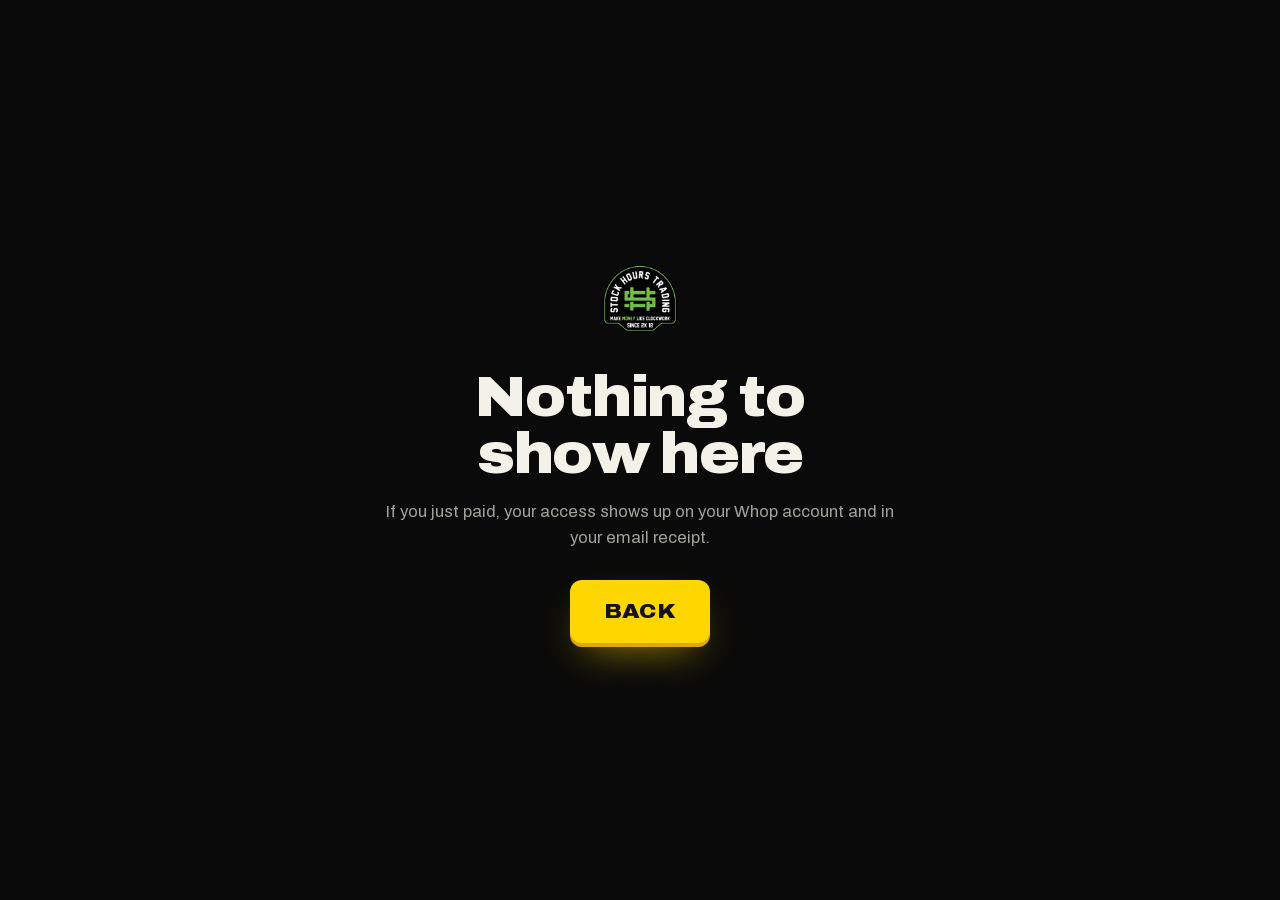
<file: thanks.html>
<!doctype html>
<html lang="en">
  <head>
    <meta charset="utf-8" />
    <meta name="viewport" content="width=device-width, initial-scale=1" />
    <title>StockHours</title>
    <meta name="robots" content="noindex" />
    <meta name="theme-color" content="#0a0a0a" />
    <link rel="icon" href="/favicon.png" type="image/png" />
    <link rel="stylesheet" href="/assets/styles.css" />
    <style>
      .thanks { min-height: 100vh; display: grid; place-items: center; padding: 3rem 1rem; text-align: center; }
      .thanks__card { max-width: 32rem; }
      .thanks__card img { border-radius: 50%; }
      .thanks__card .h2 { margin-top: 1.2rem; }
      .thanks__card p { color: var(--dim); font-size: 1.05rem; margin: 1rem 0 1.8rem; }
      .thanks__steps { list-style: none; margin: 0 0 2rem; padding: 0; display: grid; gap: .6rem; text-align: left; }
      .thanks__steps li { padding: .8rem 1rem; border-radius: 12px; background: var(--card); border: 1px solid var(--line); color: var(--dim); }
      .thanks__steps b { color: var(--gold); margin-right: .4rem; }
      [hidden] { display: none !important; }
    </style>
  </head>
  <body>
    <main class="thanks">
      <div class="thanks__card">
        <img src="/assets/img/logo.webp" alt="StockHours" width="84" height="84" />
        <h1 id="title" class="h2">Checking your payment</h1>
        <p id="message">One sec…</p>
        <ol class="thanks__steps" id="steps" hidden>
          <li><b>1</b>Open the Whop app or whop.com and sign in with the email you used.</li>
          <li><b>2</b>Open StockHours. The Signals Chat is unlocked.</li>
          <li><b>3</b>Turn on notifications so you catch every alert, and be there for tonight's 8pm ET lesson.</li>
        </ol>
        <a id="action" class="btn btn--xl" href="/">Back</a>
      </div>
    </main>

    <script>
      // Landing page after Whop checkout.
      //  - Checkout Element returnUrl:  ?payment=pay_…&status=succeeded|failed|canceled
      //  - Checkout link redirect URL:  ?payment_id=pay_…
      // These query params are hints only, never proof of payment. Access is granted
      // by Whop (membership), and fulfilment should come from Whop webhooks.
      (function () {
        var q = new URLSearchParams(window.location.search);
        var status = q.get("status");
        var passName =
          {
            signals: "the Signals Chat",
            "signals-3mo": "3 months of the Signals Chat",
            vip: "the VIP Bundle",
            "vip-3mo": "3 months of the VIP Bundle",
            free: "the free StockHours Discord",
          }[q.get("item")] || "your membership";
        var hasPaymentId = /^pay_[A-Za-z0-9]+$/.test(q.get("payment_id") || "");
        var title = document.getElementById("title");
        var message = document.getElementById("message");
        var action = document.getElementById("action");
        var steps = document.getElementById("steps");

        function set(t, m, label, href, newTab) {
          title.textContent = t;
          message.textContent = m;
          action.textContent = label;
          action.setAttribute("href", href);
          if (newTab) {
            action.setAttribute("target", "_blank");
            action.setAttribute("rel", "noreferrer");
          }
        }

        if (status === "succeeded" || (!status && hasPaymentId)) {
          set("You're in.", "Thanks for grabbing " + passName + ". Here's how to get to it, and your receipt is in your email.", "Open Whop", "https://whop.com/", true);
          steps.hidden = false;
        } else if (status === "failed") {
          set("Payment didn't go through", "Your bank didn't approve it and you weren't charged for this attempt. Try again or use a different card.", "Try again", "/#join");
        } else if (status === "canceled") {
          set("Payment canceled", "No worries, nothing went through. You can pick it back up anytime.", "Back to checkout", "/#join");
        } else {
          set("Nothing to show here", "If you just paid, your access shows up on your Whop account and in your email receipt.", "Back", "/");
        }

        // Strip payment ids from the address bar so they don't end up in shared links or analytics.
        if (window.history && history.replaceState && window.location.search) {
          history.replaceState(null, "", window.location.pathname);
        }
      })();
    </script>
  </body>
</html>
</file>
<file: assets/styles.css>
/* StockHours landing page (nourtrades.com): sales-funnel styles */

@font-face { font-family: "Archivo"; font-style: normal; font-weight: 100 900; font-stretch: 62% 125%; font-display: swap; src: url("fonts/archivo-latin.woff2") format("woff2"); }
@font-face { font-family: "JetBrains Mono"; font-style: normal; font-weight: 100 800; font-display: swap; src: url("fonts/jetbrains-mono-latin.woff2") format("woff2"); }
@font-face { font-family: "Caveat"; font-style: normal; font-weight: 700; font-display: swap; src: url("fonts/caveat-latin.woff2") format("woff2"); }

:root {
  --sans: "Archivo", Arial, ui-sans-serif, system-ui, sans-serif;
  --hand: "Caveat", "Comic Sans MS", cursive;
  --mono: "JetBrains Mono", ui-monospace, monospace;

  --bg: #0a0a0a;
  --bg-2: #111;
  --card: #161616;
  --line: #ffffff14;
  --line-2: #ffffff24;
  --text: #f4f1e8;
  --dim: #f4f1e8a6;
  --faint: #f4f1e866;
  --gold: #ffd700;
  --gold-2: #e0a800;
  --money: #7fe3a6;
  --red: #ff6b6b;
  --paper: #f4efe1;
  --ink: #141414;

  --wrap: 1120px;
  --gutter: 16px;
  color-scheme: dark;
}
@media (min-width: 720px) { :root { --gutter: 28px; } }

*, *::before, *::after { box-sizing: border-box; }
html { scroll-behavior: smooth; scroll-padding-top: 12px; -webkit-text-size-adjust: 100%; }
html, body { margin: 0; background: var(--bg); }
body { color: var(--text); font-family: var(--sans); line-height: 1.55; -webkit-font-smoothing: antialiased; overflow-x: clip; }
body.scroll-locked { overflow: hidden; }
img { max-width: 100%; height: auto; }
strong, b { color: var(--text); font-weight: 750; }
a { color: inherit; }
@media (prefers-reduced-motion: reduce) { html { scroll-behavior: auto; } *, *::before, *::after { animation: none !important; transition: none !important; } }

.wrap { width: 100%; max-width: calc(var(--wrap) + var(--gutter) * 2); margin-inline: auto; padding-inline: var(--gutter); }
.wrap--narrow { max-width: calc(760px + var(--gutter) * 2); }
.center { text-align: center; margin-top: 2.2rem; }
.muted { color: var(--faint) !important; font-size: .92rem !important; }
.sr { position: absolute; width: 1px; height: 1px; overflow: hidden; clip: rect(0 0 0 0); white-space: nowrap; }
:focus-visible { outline: 2px solid var(--gold); outline-offset: 3px; }

/* ---------- top bar ---------- */
.topbar {
  display: flex; align-items: center; justify-content: center; gap: .6rem;
  padding: .6rem var(--gutter); text-align: center; text-decoration: none;
  background: var(--gold); color: var(--ink); font-size: .86rem; font-weight: 600; line-height: 1.35;
}
.topbar b { color: var(--ink); font-weight: 900; }
.topbar__live { flex: none; width: 8px; height: 8px; border-radius: 50%; background: #0a7a3a; animation: live 1.8s infinite; }
@keyframes live { 0% { box-shadow: 0 0 0 0 #0a7a3a99; } 70%, 100% { box-shadow: 0 0 0 8px #0a7a3a00; } }

/* ---------- type ---------- */
.kicker { display: inline-block; margin: 0 0 1rem; font-family: var(--hand); font-size: 1.65rem; font-weight: 700; color: var(--gold); line-height: 1; transform: rotate(-1.5deg); }
.h1 {
  margin: 0; font-weight: 900; font-variation-settings: "wdth" 116;
  font-size: clamp(3.1rem, 12vw, 7.5rem); line-height: .9; letter-spacing: -.025em; text-transform: uppercase;
}
.h1--close { font-size: clamp(2.5rem, 8.5vw, 5.2rem); text-align: center; }
.h2 { margin: 0; font-weight: 900; font-variation-settings: "wdth" 108; font-size: clamp(2rem, 5.6vw, 3.6rem); line-height: 1; letter-spacing: -.02em; }
.h3 { margin: 0; font-weight: 900; font-variation-settings: "wdth" 108; font-size: clamp(1.5rem, 3.6vw, 2.2rem); line-height: 1.05; letter-spacing: -.015em; }
.mark {
  color: var(--ink); padding: 0 .12em; margin: 0 -.04em;
  background: linear-gradient(100deg, transparent .3em, var(--gold) .32em, #ffdf33 92%, transparent 98%) 0 58% / 100% 82% no-repeat;
  -webkit-box-decoration-break: clone; box-decoration-break: clone;
}
.money { color: var(--money); }
.head { margin-bottom: 2.4rem; max-width: 46rem; }
.head p, .split__copy p { margin: 1.1rem 0 0; color: var(--dim); font-size: 1.1rem; }
.head--center { margin-inline: auto; text-align: center; }
.head--sub { margin: 4rem 0 1.6rem; }
.fine { margin: 1.6rem auto 0; max-width: 46rem; font-size: .78rem; color: var(--faint); text-align: center; }

.note { position: absolute; font-family: var(--hand); font-weight: 700; color: var(--gold); font-size: 1.55rem; line-height: 1; pointer-events: none; white-space: nowrap; }
.note__arrow { width: 54px; height: 46px; fill: none; stroke: currentColor; stroke-width: 3; stroke-linecap: round; stroke-linejoin: round; vertical-align: top; margin-left: .2rem; }

/* ---------- buttons ---------- */
.btn {
  display: inline-flex; align-items: center; justify-content: center; gap: .7rem;
  padding: 1rem 1.6rem; border: 0; border-radius: 10px; cursor: pointer; text-decoration: none; text-align: center;
  font-family: var(--sans); font-weight: 900; font-variation-settings: "wdth" 112; font-size: 1rem; letter-spacing: .02em; text-transform: uppercase; line-height: 1.15;
  color: var(--ink); background: var(--gold);
  box-shadow: 0 4px 0 var(--gold-2), 0 18px 40px -16px #ffd700b3;
  transition: transform .12s, box-shadow .12s, background-color .12s;
}
.btn:hover { background: #ffe033; transform: translateY(-2px); box-shadow: 0 6px 0 var(--gold-2), 0 24px 50px -16px #ffd700cc; }
.btn:active { transform: translateY(3px); box-shadow: 0 1px 0 var(--gold-2), 0 8px 20px -12px #ffd700b3; }
.btn--xl { padding: 1.25rem 2.1rem; font-size: clamp(1.02rem, 2.6vw, 1.28rem); border-radius: 12px; }
.btn--block { display: flex; width: 100%; }
.btn--ghost { color: var(--gold); background: transparent; box-shadow: inset 0 0 0 2px #ffd70099; }
.btn--ghost:hover { background: #ffd70014; box-shadow: inset 0 0 0 2px var(--gold); }
.btn__arrow { transition: transform .15s; }
.btn:hover .btn__arrow { transform: translateX(4px); }

.cta-row { display: flex; flex-wrap: wrap; gap: 1rem; justify-content: center; align-items: stretch; margin-top: 2.2rem; }
.pricetag {
  display: inline-flex; flex-direction: column; align-items: center; justify-content: center; gap: .1rem;
  padding: .5rem 1.3rem; border-radius: 12px; text-decoration: none; border: 2px dashed #ffd700b3; background: #ffd7000d;
}
.pricetag:hover { background: #ffd7001f; border-color: var(--gold); }
.pricetag__label { font-size: .7rem; font-weight: 600; letter-spacing: .1em; text-transform: uppercase; color: var(--dim); }
.pricetag__value { font-weight: 900; font-variation-settings: "wdth" 118; font-size: 1.9rem; line-height: 1; color: var(--gold); }
.pricetag__value small { font-size: .9rem; color: var(--dim); font-weight: 700; }
.facts { margin: 1.3rem 0 0; color: var(--faint); font-size: .9rem; }
.facts i { font-style: normal; margin: 0 .35rem; color: var(--gold); }
.facts img { vertical-align: -3px; margin-left: .2rem; }

.code {
  display: inline-flex; flex-direction: column; align-items: center; justify-content: center; gap: .15rem;
  padding: .55rem 1.3rem; border-radius: 12px; cursor: pointer; font: inherit; color: var(--text);
  border: 2px dashed #ffd700b3; background: #ffd7000d; transition: background-color .15s, border-color .15s;
}
.code:hover, .code.is-copied { background: #ffd7001f; border-color: var(--gold); }
.code__label { font-size: .7rem; font-weight: 600; letter-spacing: .08em; text-transform: uppercase; color: var(--dim); }
.code.is-copied .code__label { color: var(--money); }
.code__value { font-weight: 900; font-variation-settings: "wdth" 125; font-size: 1.7rem; line-height: 1; letter-spacing: .14em; color: var(--gold); }

/* ---------- hero ---------- */
.hero { position: relative; padding: clamp(2.5rem, 6vw, 4.5rem) 0 clamp(2.5rem, 6vw, 4rem); text-align: center; overflow: hidden; }
.hero::before { content: ""; position: absolute; inset: -20% -10% auto; height: 120%; pointer-events: none; background: radial-gradient(50% 50% at 50% 30%, #ffd7001f, transparent 70%); }
.hero > .wrap { position: relative; }
.hero__sub { max-width: 40rem; margin: 1.6rem auto 0; color: var(--dim); font-size: clamp(1.08rem, 2.3vw, 1.3rem); line-height: 1.5; }

.video-wrap { position: relative; max-width: 880px; margin: 3rem auto 0; }
.note--video { left: -1.5rem; top: -2.6rem; transform: rotate(-6deg); }
@media (min-width: 1100px) { .note--video { left: -9rem; top: 1.5rem; } .note--video .note__arrow { transform: rotate(-20deg); } }
.video { position: relative; aspect-ratio: 16 / 9; border-radius: 16px; overflow: hidden; background: #000; box-shadow: 0 0 0 1px var(--line-2), 0 40px 100px -40px #ffd70073, 0 30px 60px -30px #000; }
.video iframe, .video video { position: absolute; inset: 0; width: 100%; height: 100%; border: 0; background: #000; object-fit: contain; }
.video__play { position: absolute; inset: 0; width: 100%; padding: 0; border: 0; cursor: pointer; background: #000; }
.video__play img { display: block; width: 100%; height: 100%; object-fit: cover; transition: transform .4s, filter .4s; filter: brightness(.9); }
.video__play:hover img { transform: scale(1.02); filter: brightness(1); }
.video__btn { position: absolute; left: 50%; top: 50%; width: clamp(64px, 12vw, 96px); aspect-ratio: 1; transform: translate(-50%, -50%); display: grid; place-items: center; border-radius: 50%; background: var(--gold); color: var(--ink); box-shadow: 0 0 0 10px #ffd70040, 0 20px 40px -10px #000; transition: transform .15s; }
.video__play:hover .video__btn { transform: translate(-50%, -50%) scale(1.07); }
.video__btn svg { width: 42%; fill: currentColor; margin-left: 8%; }
.video__label { position: absolute; left: 50%; bottom: 6%; transform: translateX(-50%); white-space: nowrap; padding: .4rem .9rem; border-radius: 999px; background: #000c; color: #fff; font-size: .85rem; font-weight: 700; }

/* ---------- ticker ---------- */
.ticker { overflow: hidden; border-block: 1px solid var(--line-2); background: var(--bg-2); -webkit-mask-image: linear-gradient(90deg, transparent, #000 8%, #000 92%, transparent); mask-image: linear-gradient(90deg, transparent, #000 8%, #000 92%, transparent); }
.ticker__track { display: flex; width: max-content; animation: tick 70s linear infinite; }
.ticker:hover .ticker__track { animation-play-state: paused; }
@keyframes tick { to { transform: translateX(-50%); } }
.tick { display: inline-flex; align-items: baseline; gap: .45rem; padding: 1rem 1.6rem; white-space: nowrap; color: var(--dim); font-size: .95rem; border-right: 1px solid var(--line); }
.tick b { color: var(--money); font-weight: 900; font-size: 1.1rem; }
.tick i { font-style: normal; color: var(--faint); font-size: .82rem; }

/* ---------- blocks ---------- */
.block { padding: clamp(3.5rem, 9vw, 6.5rem) 0; }
.block--alt { background: var(--bg-2); border-block: 1px solid var(--line); }
.block--tight { padding: clamp(2rem, 5vw, 3rem) 0; }

/* statement */
.split { display: grid; gap: 2.5rem; align-items: center; }
@media (min-width: 940px) { .split { grid-template-columns: .9fr 1.1fr; gap: 4rem; } }
.statement { position: relative; color: var(--ink); background: var(--paper); border-radius: 6px; padding: 1.4rem 1.2rem 1.6rem; font-family: var(--mono); font-size: .84rem; box-shadow: 0 30px 80px -30px #000, 0 0 0 1px #0000000f; transform: rotate(.6deg); }
@media (min-width: 520px) { .statement { padding: 1.8rem 1.8rem 2rem; font-size: .9rem; } }
.statement__head { display: flex; justify-content: space-between; flex-wrap: wrap; gap: .2rem 1rem; padding-bottom: .9rem; border-bottom: 2px solid var(--ink); font-weight: 700; text-transform: uppercase; letter-spacing: .06em; font-size: .72rem; }
.statement__rows { list-style: none; margin: 0; padding: 0; }
.statement__rows button { display: grid; grid-template-columns: 4rem 1fr auto; gap: .6rem; align-items: baseline; width: 100%; padding: .65rem .2rem; border: 0; border-bottom: 1px dashed #14141433; background: none; color: inherit; font: inherit; text-align: left; cursor: zoom-in; }
.statement__rows button:hover { background: #ffd70040; }
.row__date { font-weight: 700; }
.row__desc { color: #141414a6; }
.row__amt { font-weight: 700; color: #0a7a3a; }
.statement__total { display: flex; justify-content: space-between; align-items: center; gap: 1rem; margin-top: .6rem; padding-top: .9rem; border-top: 2px solid var(--ink); font-weight: 700; text-transform: uppercase; }
.statement__sum { position: relative; font-size: 1.35rem; text-transform: none; color: #0a7a3a; padding: .2rem .4rem; }
.circle { position: absolute; inset: -14px -18px; width: calc(100% + 36px); height: calc(100% + 28px); fill: none; stroke: #d62828; stroke-width: 3; stroke-linecap: round; }

/* receipts */
.receipts { list-style: none; margin: 0; padding: 0; display: grid; gap: 1rem; grid-template-columns: repeat(2, 1fr); }
@media (min-width: 900px) { .receipts { grid-template-columns: repeat(4, 1fr); } .receipts > li:nth-child(-n+2) { grid-column: span 2; } }
.receipts > li[hidden] { display: none; }
.receipt { display: flex; flex-direction: column; width: 100%; height: 100%; padding: 0; border: 0; border-radius: 12px; overflow: hidden; background: var(--card); color: inherit; font: inherit; text-align: left; cursor: zoom-in; box-shadow: 0 0 0 1px var(--line-2); transition: transform .15s, box-shadow .15s; }
.receipt:hover { transform: translateY(-3px); box-shadow: 0 0 0 1px #ffd70080, 0 20px 40px -20px #ffd70066; }
.receipt img { display: block; width: 100%; aspect-ratio: 6 / 5; object-fit: cover; object-position: top; background: #1b1b1d; }
.receipts > li:nth-child(-n+2) .receipt img { aspect-ratio: 16 / 10; object-fit: contain; }
.receipt__cap { display: flex; flex-wrap: wrap; align-items: baseline; gap: .1rem .45rem; padding: .6rem .8rem .7rem; font-size: .8rem; color: var(--dim); }
.receipt__cap b { color: var(--money); font-size: 1.05rem; font-weight: 900; }
.receipt__cap i { flex-basis: 100%; font-style: normal; color: var(--faint); font-size: .74rem; }

.quotes { list-style: none; margin: 0; padding: 0; columns: 2 160px; column-gap: 1rem; }
@media (min-width: 900px) { .quotes { columns: 4; } }
.quotes li { break-inside: avoid; margin-bottom: 1rem; }
.quote { display: block; width: 100%; padding: 0; border: 0; border-radius: 12px; overflow: hidden; background: var(--card); color: inherit; font: inherit; text-align: left; cursor: zoom-in; box-shadow: 0 0 0 1px var(--line-2); transition: box-shadow .15s; }
.quote:hover { box-shadow: 0 0 0 1px #ffd70080; }
.quote img { display: block; width: 100%; height: auto; }
.quote__cap { display: block; padding: .6rem .8rem; font-size: .8rem; color: var(--dim); }
.quote__cap b { color: var(--gold); }

/* Nour photos */
.photos { display: grid; gap: 1.2rem; grid-template-columns: repeat(2, 1fr); align-items: start; }
@media (min-width: 900px) { .photos { grid-template-columns: 1fr 1.3fr 1fr 1.3fr; gap: 1.6rem; } }
.photo { margin: 0; padding: .6rem .6rem 0; background: var(--paper); border-radius: 3px; box-shadow: 0 24px 50px -24px #000; }
.photo img { display: block; width: 100%; aspect-ratio: 4 / 5; object-fit: cover; background: #222; }
.photo figcaption { padding: .45rem .2rem .6rem; font-family: var(--hand); font-size: 1.3rem; line-height: 1.05; color: var(--ink); text-align: center; }
.photo--a { transform: rotate(-2.5deg); }
.photo--b { transform: rotate(1.5deg); margin-top: 1.5rem; }
.photo--c { transform: rotate(-1deg); }
.photo--d { transform: rotate(2.2deg); margin-top: 1.5rem; }

/* vs */
.vs { display: grid; gap: 1rem; align-items: stretch; }
@media (min-width: 860px) { .vs { grid-template-columns: 1fr auto 1.15fr; gap: 1.5rem; align-items: center; } }
.vs__side { position: relative; padding: 1.8rem; border-radius: 16px; background: var(--card); border: 1px solid var(--line); }
.vs__side h3 { margin: 0 0 1.2rem; font-size: 1.35rem; font-weight: 850; font-variation-settings: "wdth" 108; }
.vs__side--win { background: linear-gradient(160deg, #262006, var(--card) 55%); border: 2px solid var(--gold); padding: 2.2rem 1.8rem; }
.vs__or { justify-self: center; font-family: var(--hand); font-size: 2.2rem; color: var(--faint); }
.note--vs { top: -1.2rem; right: 1.2rem; transform: rotate(4deg); padding: .1rem .5rem; background: var(--bg-2); }
.x-list, .check-list { list-style: none; margin: 0; padding: 0; display: grid; gap: .9rem; }
.x-list li, .check-list li { position: relative; padding-left: 2rem; color: var(--dim); }
.x-list li::before, .check-list li::before { position: absolute; left: 0; top: -.05em; font-weight: 900; font-size: 1.15rem; }
.x-list li::before { content: "✕"; color: var(--red); }
.check-list li::before { content: "✓"; color: var(--money); }
.x-list li { text-decoration: line-through; text-decoration-color: #ff6b6b59; }

/* steps */
.steps { list-style: none; counter-reset: s; margin: 0; padding: 0; display: grid; gap: 1.5rem; }
@media (min-width: 860px) { .steps { grid-template-columns: repeat(3, 1fr); gap: 2rem; } }
.steps li { counter-increment: s; position: relative; padding-top: 4.2rem; }
.steps li::before { content: counter(s); position: absolute; top: 0; left: 0; font-weight: 900; font-variation-settings: "wdth" 125; font-size: 4.2rem; line-height: 1; color: transparent; -webkit-text-stroke: 2px var(--gold); }
.steps h3 { margin: 0 0 .5rem; font-size: 1.35rem; font-weight: 850; }
.steps p { margin: 0; color: var(--dim); }

/* join: comparison + builder */
.join { display: grid; gap: 1.5rem; align-items: start; }
@media (min-width: 940px) { .join { grid-template-columns: 1.15fr 1fr; gap: 2rem; } }
.table-wrap { overflow-x: auto; border-radius: 16px; border: 1px solid var(--line-2); background: var(--card); }
.compare { width: 100%; min-width: 330px; border-collapse: collapse; font-size: .92rem; }
.compare th, .compare td { padding: .8rem .6rem; text-align: center; border-bottom: 1px solid var(--line); }
.compare tbody tr:last-child th, .compare tbody tr:last-child td { border-bottom: 0; }
.compare tbody th { text-align: left; font-weight: 600; color: var(--dim); }
.compare thead th { padding-top: 1.4rem; font-size: 1rem; font-weight: 900; font-variation-settings: "wdth" 110; text-transform: uppercase; vertical-align: bottom; }
.compare td { color: var(--dim); }
.compare .y { color: var(--money); font-weight: 900; }
.compare .n { color: #ff6b6b8c; }
.compare__price td, .compare__price th { font-weight: 800; color: var(--text); }
.compare .is-pick { background: #ffd7000f; color: var(--text); box-shadow: inset 2px 0 var(--gold), inset -2px 0 var(--gold); }
.compare thead .is-pick { color: var(--gold); box-shadow: inset 2px 0 var(--gold), inset -2px 0 var(--gold), inset 0 2px var(--gold); }
.compare tbody tr:last-child .is-pick { box-shadow: inset 2px 0 var(--gold), inset -2px 0 var(--gold), inset 0 -2px var(--gold); }
.pick-tag { display: block; margin: 0 auto .35rem; font-family: var(--hand); font-size: 1.1rem; text-transform: none; font-variation-settings: normal; color: var(--gold); line-height: 1; }
@media (max-width: 480px) { .compare { font-size: .8rem; } .compare th, .compare td { padding: .7rem .35rem; } .compare thead th { font-size: .85rem; } }

.offer { padding: 1.6rem; border-radius: 18px; border: 2px solid var(--gold); background: linear-gradient(170deg, #241e06, var(--card) 45%); box-shadow: 0 40px 90px -50px #ffd70099; }
.offer__eyebrow { margin: 0; font-family: var(--hand); font-size: 1.5rem; color: var(--gold); line-height: 1; }
.offer__price { display: flex; align-items: baseline; gap: .3rem; margin-top: .5rem; }
.offer__amount { font-weight: 900; font-variation-settings: "wdth" 118; font-size: clamp(2.8rem, 8vw, 3.6rem); line-height: 1; }
.offer__per { color: var(--dim); font-weight: 700; }
.offer__terms { margin: .4rem 0 1.2rem; color: var(--dim); font-size: .92rem; }
.upsell { display: flex; align-items: center; gap: .8rem; width: 100%; margin-bottom: .7rem; padding: .85rem .9rem; border-radius: 12px; border: 1.5px dashed var(--line-2); background: #ffffff05; color: inherit; font: inherit; text-align: left; cursor: pointer; transition: border-color .15s, background-color .15s; }
.upsell:hover { border-color: #ffd70099; }
.upsell[aria-pressed="true"] { border-style: solid; border-color: var(--gold); background: #ffd70012; }
.upsell__box { flex: none; display: grid; place-items: center; width: 22px; height: 22px; border-radius: 6px; border: 2px solid var(--line-2); color: transparent; font-size: .8rem; font-weight: 900; }
.upsell[aria-pressed="true"] .upsell__box { background: var(--gold); border-color: var(--gold); color: var(--ink); }
.upsell__text { flex: 1; display: grid; gap: .15rem; }
.upsell__title { font-weight: 800; font-size: .95rem; }
.upsell__body { color: var(--dim); font-size: .82rem; line-height: 1.35; }
.upsell__tag { flex: none; padding: .2rem .5rem; border-radius: 999px; background: #ffd7001f; color: var(--gold); font-size: .68rem; font-weight: 800; letter-spacing: .08em; text-transform: uppercase; }
.offer__list { list-style: none; margin: 1rem 0 1.3rem; padding: 0; display: grid; gap: .5rem; }
.offer__list li { position: relative; padding-left: 1.6rem; color: var(--dim); font-size: .92rem; }
.offer__list li::before { content: "✓"; position: absolute; left: 0; color: var(--money); font-weight: 900; }
.offer__list li[hidden] { display: none; }
.offer__trust { margin: .9rem 0 0; text-align: center; font-size: .8rem; color: var(--faint); }

.plans { display: grid; grid-template-columns: repeat(2, 1fr); gap: .8rem; margin-top: 1.5rem; }
@media (min-width: 900px) { .plans { grid-template-columns: repeat(4, 1fr); } }
.plan { position: relative; display: grid; gap: .2rem; padding: 1rem; border-radius: 12px; border: 1px solid var(--line-2); background: var(--card); text-decoration: none; transition: border-color .15s, transform .15s; }
.plan:hover { border-color: var(--gold); transform: translateY(-2px); }
.plan__name { font-size: .8rem; color: var(--dim); font-weight: 600; }
.plan__price { font-weight: 900; font-size: 1.35rem; font-variation-settings: "wdth" 112; }
.plan__price small { font-size: .8rem; color: var(--dim); }
.plan__badge { position: absolute; top: -9px; right: .7rem; padding: .1rem .5rem; border-radius: 999px; background: var(--gold); color: var(--ink); font-size: .64rem; font-weight: 900; letter-spacing: .06em; text-transform: uppercase; }

/* funded row */
.funded { display: grid; gap: 1.2rem; align-items: center; padding: 1.5rem; border-radius: 16px; border: 1px solid var(--line-2); background: var(--card); }
@media (min-width: 860px) { .funded { grid-template-columns: 1fr auto auto; gap: 1.6rem; padding: 1.6rem 2rem; } }
.funded__copy p { margin: .5rem 0 0; color: var(--dim); font-size: .95rem; }

/* faq */
.faq { display: grid; gap: .7rem; }
.faq details { border-radius: 12px; background: var(--card); border: 1px solid var(--line); }
.faq details[open] { border-color: #ffd70059; }
.faq summary { cursor: pointer; list-style: none; position: relative; padding: 1.15rem 3.2rem 1.15rem 1.3rem; font-weight: 750; font-size: 1.05rem; }
.faq summary::-webkit-details-marker { display: none; }
.faq summary::after { content: "+"; position: absolute; right: 1.3rem; top: 50%; transform: translateY(-50%); color: var(--gold); font-size: 1.6rem; font-weight: 400; transition: transform .2s; }
.faq details[open] summary::after { transform: translateY(-50%) rotate(45deg); }
.faq p { margin: 0; padding: 0 1.3rem 1.2rem; color: var(--dim); }

/* close */
.close { position: relative; padding: clamp(4rem, 10vw, 7rem) 0 3rem; text-align: center; overflow: hidden; }
.close::before { content: ""; position: absolute; inset: 0; background: radial-gradient(60% 60% at 50% 30%, #ffd7001a, transparent 70%); pointer-events: none; }
.close > .wrap { position: relative; }
.ps { max-width: 34rem; margin: 3rem auto 0; padding: 1.4rem 1.6rem; text-align: left; border-radius: 4px; background: var(--paper); color: var(--ink); transform: rotate(-1deg); font-family: var(--hand); font-size: 1.45rem; line-height: 1.25; box-shadow: 0 20px 50px -20px #000; }
.ps p { margin: 0; }
.ps b { color: var(--ink); }

/* footer */
.footer { padding: 2.5rem 0 7rem; border-top: 1px solid var(--line); text-align: center; color: var(--faint); font-size: .85rem; }
.footer p { margin: .8rem 0 0; }
.footer a { color: var(--dim); }
.footer__free { margin: 0 0 1.6rem !important; color: var(--dim); font-size: .95rem; }
.footer__free a { color: var(--gold); font-weight: 700; }
.footer__brand { display: inline-flex; align-items: center; gap: .5rem; font-weight: 900; color: var(--text); font-variation-settings: "wdth" 112; }
.disclosure { max-width: 46rem; margin: 1rem auto 0; text-align: left; }
.disclosure summary { cursor: pointer; text-align: center; color: var(--dim); }
.disclosure p { font-size: .76rem; line-height: 1.7; }

/* sticky */
.sticky { position: fixed; left: 0; right: 0; bottom: 0; z-index: 20; display: flex; gap: .55rem; align-items: stretch; justify-content: center; padding: .7rem var(--gutter) calc(.7rem + env(safe-area-inset-bottom)); background: #0a0a0af0; border-top: 1px solid #ffd70040; -webkit-backdrop-filter: blur(10px); backdrop-filter: blur(10px); transform: translateY(110%); transition: transform .25s ease; }
.sticky.is-visible { transform: none; }
.sticky__price { flex: none; display: flex; flex-direction: column; justify-content: center; padding: 0 .9rem; border-radius: 10px; border: 2px dashed #ffd700b3; background: #ffd7000d; text-decoration: none; line-height: 1.1; }
.sticky__price span { font-size: .66rem; text-transform: uppercase; letter-spacing: .06em; color: var(--dim); }
.sticky__price b { color: var(--gold); font-size: 1rem; }
.sticky__btn { flex: 1; max-width: 380px; padding: .9rem 1rem; font-size: .9rem; box-shadow: 0 3px 0 var(--gold-2); }
@media (max-width: 400px) { .sticky__btn { font-size: .76rem; padding: .85rem .5rem; } .sticky__price { padding: 0 .6rem; } }

/* dialogs */
.icon-btn { display: grid; place-items: center; flex: none; width: 34px; height: 34px; padding: 0; border-radius: 8px; border: 1px solid var(--line-2); background: #0a0a0a99; color: var(--dim); cursor: pointer; transition: color .14s, border-color .14s; }
.icon-btn:hover { color: var(--text); border-color: #ffd70073; }
.lightbox, .checkout-dialog { margin: auto; padding: 0; border: 0; background: none; color: var(--text); overflow: visible; font-family: var(--sans); }
.lightbox::backdrop, .checkout-dialog::backdrop { background: #050505e0; -webkit-backdrop-filter: blur(6px); backdrop-filter: blur(6px); }
.lightbox { width: 100%; max-width: min(94vw, 640px); max-height: 94dvh; }
.lightbox__frame { display: flex; flex-direction: column; gap: .75rem; }
.lightbox__img { display: block; width: 100%; height: auto; max-height: calc(94dvh - 70px); object-fit: contain; border-radius: 14px; background: #1b1b1d; }
.lightbox__bar { display: flex; align-items: center; justify-content: space-between; gap: .75rem; }
.lightbox__nav { display: flex; gap: .5rem; }
.lightbox__caption { flex: 1; text-align: center; font-size: .85rem; color: var(--dim); }
.checkout-dialog { width: 100%; max-width: min(96vw, 480px); max-height: 92dvh; }
.checkout-dialog__panel { display: flex; flex-direction: column; max-height: 92dvh; overflow: hidden; border-radius: 14px; border: 1px solid #ffd7003d; background: var(--card); box-shadow: 0 40px 90px -30px #000000f2; }
.checkout-dialog__bar { flex: none; display: flex; justify-content: space-between; align-items: center; gap: 1rem; padding: .85rem 1rem .85rem 1.15rem; border-bottom: 1px solid var(--line); }
.checkout-dialog__title { font-size: .85rem; font-weight: 700; color: var(--gold); }
.checkout-dialog__body { position: relative; min-height: 380px; overflow-y: auto; -webkit-overflow-scrolling: touch; }
.checkout-status { display: grid; place-items: center; gap: 1rem; min-height: 380px; padding: 2rem 1.5rem; text-align: center; color: var(--dim); }
.checkout-status[hidden] { display: none; }
.checkout-status p { margin: 0; }
.spinner { width: 26px; height: 26px; border-radius: 50%; border: 2px solid #ffd7002e; border-top-color: var(--gold); animation: spin .8s linear infinite; }
@keyframes spin { to { transform: rotate(360deg); } }

/* phones */
@media (max-width: 559px) {
  .note--video { left: .2rem; top: -2.3rem; font-size: 1.35rem; }
  .statement__rows button { grid-template-columns: 1fr auto; row-gap: .1rem; }
  .row__desc { grid-column: 1 / -1; grid-row: 2; font-size: .76rem; }
  .row__amt { grid-row: 1; grid-column: 2; }
  .photo figcaption { font-size: 1.1rem; }
}
.funded .mark { white-space: nowrap; }

/* ======================= landing page additions ======================= */
.brand { display: inline-flex; align-items: center; gap: .5rem; margin-bottom: 1.4rem; font-weight: 900; font-variation-settings: "wdth" 112; letter-spacing: .01em; }
.brand img { border-radius: 50%; }
@media (max-width: 559px) { .hide-sm { display: none; } .brand { margin-bottom: 1rem; } }
.kicker--left { transform: rotate(-1deg); margin-bottom: .8rem; }

/* join: builder first (phones see the price first), table second */
@media (min-width: 940px) { .join { grid-template-columns: 1fr 1.15fr; } }
.paybadges { list-style: none; display: flex; flex-wrap: wrap; justify-content: center; gap: .35rem; margin: .8rem 0 0; padding: 0; }
.paybadges li { padding: .2rem .5rem; border-radius: 6px; border: 1px solid var(--line-2); font-size: .68rem; color: var(--faint); }

/* signals */
.sigs { display: grid; gap: 2.5rem 2rem; }
@media (min-width: 900px) { .sigs { grid-template-columns: 1.15fr 1fr; align-items: start; } }
.sig { position: relative; margin: 0; }
.sig__shot { display: block; width: 100%; padding: 0; border: 0; border-radius: 14px; overflow: hidden; background: #1e1f22; cursor: zoom-in; box-shadow: 0 0 0 1px var(--line-2), 0 30px 70px -35px #000; transition: transform .15s, box-shadow .15s; }
.sig__shot:hover { transform: translateY(-3px); box-shadow: 0 0 0 1px #ffd70080, 0 30px 70px -35px #ffd70066; }
.sig__shot img { display: block; width: 100%; height: auto; }
.sig figcaption { margin-top: .9rem; color: var(--dim); font-size: .98rem; }
.sig figcaption b { color: var(--text); }
.note--sig1, .note--sig2 { position: relative; display: block; margin: 0 0 .5rem .3rem; transform: rotate(-2deg); font-size: 1.45rem; }
.note--sig2 { transform: rotate(1.5deg); }

/* day timeline */
.day { list-style: none; margin: 0; padding: 0; display: grid; gap: 0; position: relative; }
.day__stop { position: relative; padding: 0 0 2rem 2.6rem; }
.day__stop::before { content: ""; position: absolute; left: .55rem; top: .35rem; width: 14px; height: 14px; border-radius: 50%; background: var(--bg-2); border: 3px solid var(--gold); z-index: 1; }
.day__stop::after { content: ""; position: absolute; left: calc(.55rem + 6px); top: .9rem; bottom: -.3rem; width: 2px; background: linear-gradient(var(--gold), #ffd70033); }
.day__stop:last-child::after { display: none; }
.day__stop--hot::before { background: var(--gold); box-shadow: 0 0 0 6px #ffd70033; }
.day__time { display: inline-block; font-family: var(--mono); font-size: .74rem; font-weight: 700; letter-spacing: .06em; text-transform: uppercase; color: var(--gold); }
.day h3 { margin: .3rem 0 .35rem; font-size: 1.3rem; font-weight: 850; font-variation-settings: "wdth" 108; }
.day p { margin: 0; color: var(--dim); }
@media (min-width: 900px) {
  .day { grid-template-columns: repeat(4, 1fr); gap: 1.4rem; }
  .day__stop { padding: 2.6rem 0 0; }
  .day__stop::before { left: 0; top: 0; }
  .day__stop::after { left: .9rem; right: -1.4rem; top: calc(7px - 1px); bottom: auto; width: auto; height: 2px; background: linear-gradient(90deg, var(--gold), #ffd70033); }
}

/* vanquish */
.vq { position: relative; overflow: hidden; background: radial-gradient(70% 60% at 85% 20%, #7fe3a614, transparent 70%), var(--bg); }
.vq__grid { display: grid; gap: 2.5rem; align-items: center; }
@media (min-width: 980px) { .vq__grid { grid-template-columns: 1fr 1fr; gap: 3.5rem; } }
.vq__copy p { margin: 1rem 0 0; color: var(--dim); font-size: 1.06rem; }
.vq__facts { list-style: none; display: grid; grid-template-columns: repeat(2, 1fr); gap: .6rem; margin: 1.6rem 0 0; padding: 0; }
@media (min-width: 560px) { .vq__facts { grid-template-columns: repeat(4, 1fr); } }
.vq__facts li { padding: .7rem .8rem; border-radius: 12px; border: 1px solid var(--line-2); background: var(--card); }
.vq__facts b { display: block; font-size: 1.2rem; font-weight: 900; font-variation-settings: "wdth" 112; color: var(--money); }
.vq__facts span { font-size: .76rem; color: var(--faint); }
.vq__cta { display: flex; flex-wrap: wrap; gap: 1rem; align-items: stretch; margin-top: 1.8rem; }
.vq__note { font-size: .86rem !important; color: var(--faint) !important; }
.vq__cards { list-style: none; margin: 0; padding: 0; display: grid; grid-template-columns: repeat(2, 1fr); gap: .8rem; }
.vq__cards li:first-child { grid-column: span 2; }
.vqcard { display: block; width: 100%; padding: 0; border: 0; border-radius: 12px; overflow: hidden; background: var(--card); color: inherit; font: inherit; text-align: left; cursor: zoom-in; box-shadow: 0 0 0 1px var(--line-2); transition: transform .15s, box-shadow .15s; }
.vqcard:hover { transform: translateY(-3px); box-shadow: 0 0 0 1px #7fe3a680, 0 20px 40px -20px #7fe3a655; }
.vqcard img { display: block; width: 100%; aspect-ratio: 16 / 9; object-fit: cover; }
.vqcard__cap { display: block; padding: .5rem .75rem .6rem; font-size: .78rem; color: var(--faint); }
.vqcard__cap b { color: var(--money); font-size: 1rem; margin-right: .2rem; }

/* free discord downsell */
.free { display: grid; gap: 1.2rem; align-items: center; padding: 1.5rem; border-radius: 16px; border: 1.5px dashed var(--line-2); background: var(--card); }
@media (min-width: 860px) { .free { grid-template-columns: 1fr auto; gap: 2rem; padding: 1.6rem 2rem; } }
.free p { margin: .5rem 0 0; color: var(--dim); font-size: .95rem; }
.free .mark { white-space: nowrap; }

/* phones: keep the video and the Join button on the first screen */
@media (max-width: 559px) {
  .topbar { font-size: .76rem; padding: .5rem .8rem; gap: .45rem; }
  .topbar .hide-sm { display: none; }
  .hero { padding-top: 1.1rem; padding-bottom: 2.2rem; }
  .brand { margin-bottom: .55rem; font-size: .92rem; }
  .brand img { width: 26px; height: 26px; }
  .kicker { font-size: 1.35rem; margin-bottom: .55rem; }
  .h1 { font-size: clamp(2.5rem, 11.2vw, 3.1rem); }
  .hero__sub { margin-top: .9rem; font-size: 1.02rem; }
  .video-wrap { margin-top: 2.1rem; }
  .cta-row { margin-top: 1.2rem; gap: .7rem; }
  .hero .btn--xl { padding: 1.1rem 1.4rem; }
  .hero .pricetag { flex-direction: row; gap: .45rem; padding: .45rem 1rem; }
}
.vq__copy .kicker { color: var(--gold); font-size: 1.5rem; margin: 0 0 .8rem; }
.vq__cards { grid-template-columns: repeat(3, 1fr); }
.vq__cards li:first-child { grid-column: 1 / -1; }
.vq__cards li:not(:first-child) .vqcard__cap { font-size: .72rem; }
@media (max-width: 559px) { .vq__cards { grid-template-columns: repeat(2, 1fr); } .vq__cards li:last-child { grid-column: 1 / -1; } }
</file>
